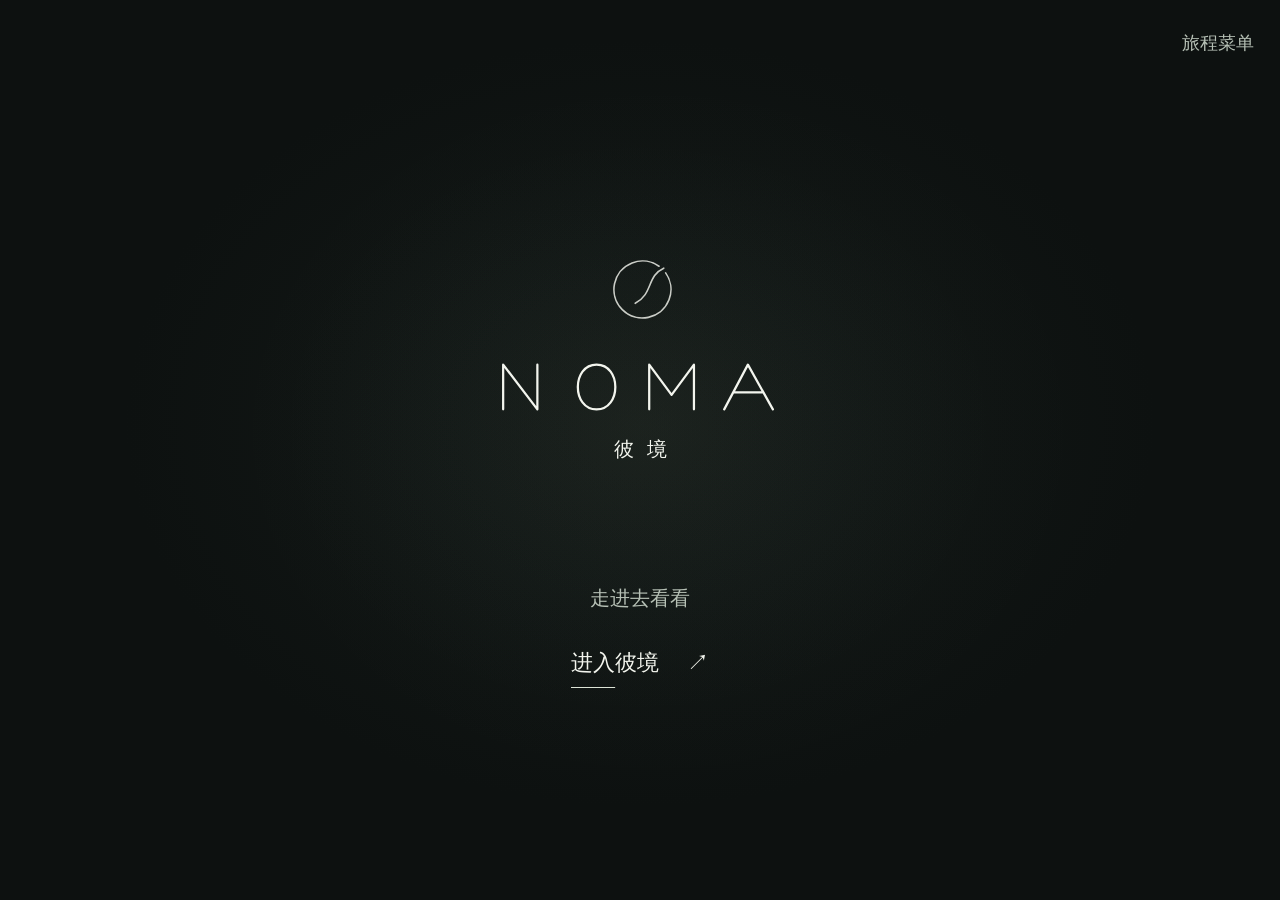
<file: index.html>
<!doctype html>
<html lang="zh-CN">
  <head>
    <meta charset="UTF-8" />
    <meta name="viewport" content="width=device-width, initial-scale=1.0, viewport-fit=cover" />
    <meta name="theme-color" content="#0d171d" />
    <meta name="description" content="NOMA 彼境，一段属于你的探索旅程。" />
    <title>NOMA 彼境</title>
    <script type="module" crossorigin src="./assets/noma-Mf0p3Omj.js"></script>
    <link rel="modulepreload" crossorigin href="./assets/vue-CNZbvamF.js">
    <link rel="modulepreload" crossorigin href="./assets/three-DzrwqULS.js">
    <link rel="stylesheet" crossorigin href="./assets/noma-DF1kjw0z.css">
  </head>
  <body>
    <div id="app"></div>
  </body>
</html>
</file>
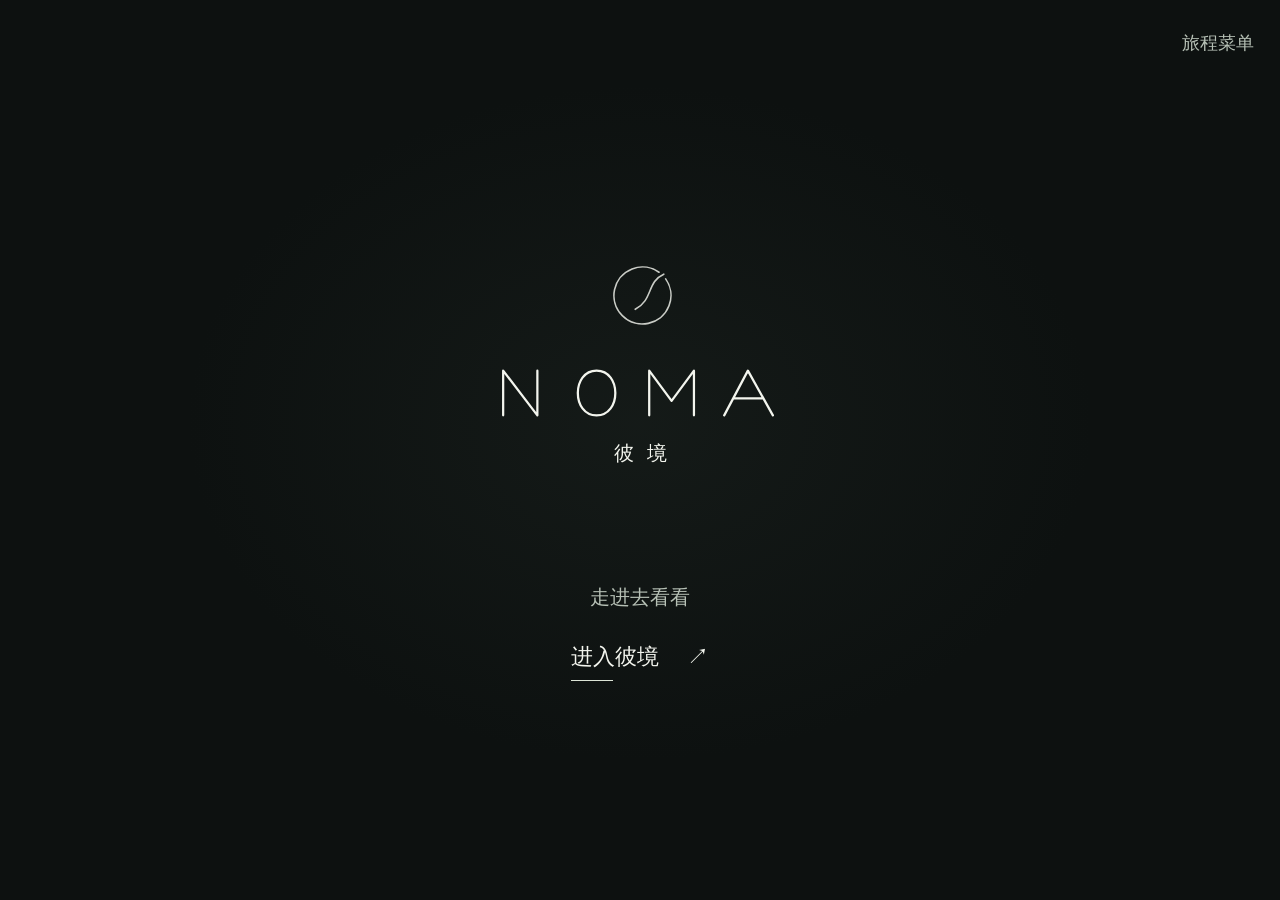
<file: classic/index.html>
<!doctype html>
<html lang="zh-CN">
  <head>
    <meta charset="UTF-8" />
    <meta name="viewport" content="width=device-width, initial-scale=1.0, viewport-fit=cover" />
    <meta name="theme-color" content="#0d171d" />
    <meta name="description" content="NOMA 彼境 Classic，一段属于你的探索旅程。" />
    <title>NOMA 彼境 Classic</title>
    <script type="module" crossorigin src="./assets/noma-classic-C8fWoJLa.js"></script>
    <link rel="modulepreload" crossorigin href="./assets/vue-DyXaAi6R.js">
    <link rel="modulepreload" crossorigin href="./assets/three-CD7a2A0j.js">
    <link rel="stylesheet" crossorigin href="./assets/noma-classic-Be-5H_kz.css">
  </head>
  <body>
    <div id="app"></div>
  </body>
</html>
</file>
<file: assets/noma-DF1kjw0z.css>
.journey-entry[data-v-833e8d0c]{position:absolute;inset:0;isolation:isolate;display:flex;flex-direction:column;align-items:center;padding:max(100px,calc(env(safe-area-inset-top) + 76px)) max(24px,env(safe-area-inset-right)) max(56px,calc(env(safe-area-inset-bottom) + 32px)) max(24px,env(safe-area-inset-left));overflow-x:hidden;overflow-y:auto;overscroll-behavior:contain;background:#0d1110;color:var(--noma-text, #f3f5ee);scrollbar-width:thin;scrollbar-color:#657368 #0d1110}.journey-entry__air[data-v-833e8d0c]{position:absolute;inset:0;z-index:-1;overflow:hidden;pointer-events:none;background:radial-gradient(ellipse at 50% 47%,#20282466,transparent 57%)}.journey-entry__light[data-v-833e8d0c]{position:absolute;top:5%;left:15%;width:70%;height:86%;border-radius:50%;opacity:.26;background:radial-gradient(ellipse at 52% 50%,#a7bea717 0%,#7f9f8410 31%,transparent 66%);animation:entry-air-near-833e8d0c 19s ease-in-out infinite alternate;transform-origin:50% 58%}.journey-entry__light--far[data-v-833e8d0c]{top:13%;left:22%;width:58%;height:69%;opacity:.38;background:radial-gradient(ellipse at 48% 50%,#a9bf8c13,#6b968c0d 36%,transparent 67%);animation:entry-air-far-833e8d0c 23s ease-in-out -9s infinite alternate}.journey-entry__content[data-v-833e8d0c]{flex:0 0 auto;width:min(100%,720px);margin-block:auto;text-align:center}.journey-entry__brand[data-v-833e8d0c]{display:flex;flex-direction:column;align-items:center;gap:22px;margin:0;font-size:inherit;font-weight:400;transition:transform .7s cubic-bezier(.2,.7,.25,1),opacity .7s ease}.journey-entry__brand svg[data-v-833e8d0c]{display:block;fill:none;stroke:currentColor;stroke-width:1.7;stroke-linecap:round;stroke-linejoin:round}.journey-entry__gate-wrap[data-v-833e8d0c]{display:block;width:76px;height:76px;margin-bottom:12px;opacity:.82;animation:entry-breath-833e8d0c 8s ease-in-out 2.1s infinite alternate}.journey-entry__gate[data-v-833e8d0c]{width:100%;height:100%}.journey-entry__ring[data-v-833e8d0c],.journey-entry__trail[data-v-833e8d0c]{stroke-dasharray:1;stroke-dashoffset:0}.journey-entry__ring[data-v-833e8d0c]{animation:entry-draw-833e8d0c 1.65s cubic-bezier(.28,.6,.3,1) .08s both}.journey-entry__trail[data-v-833e8d0c]{animation:entry-draw-833e8d0c 1.2s cubic-bezier(.28,.6,.3,1) .55s both}.journey-entry__word[data-v-833e8d0c]{width:280px;max-width:100%;height:50px;animation:entry-arrive-833e8d0c .95s ease .18s both}.journey-entry__chinese[data-v-833e8d0c]{font-size:20px;line-height:1.5;letter-spacing:.65em;margin-right:-.65em;animation:entry-arrive-833e8d0c .95s ease .3s both}.journey-entry__action[data-v-833e8d0c]{margin-top:clamp(50px,13vh,136px)}.journey-entry__note[data-v-833e8d0c]{max-width:32ch;margin:0 auto 17px;font-size:var(--noma-body-size, 20px);line-height:1.7;color:var(--noma-muted, #b6c0b5)}.journey-entry__enter[data-v-833e8d0c]{position:relative;display:inline-flex;align-items:center;justify-content:center;gap:28px;max-width:100%;min-height:56px;padding:14px 6px;border:0;background:transparent;color:inherit;font-size:calc(var(--noma-action-size, 18px) + 4px);line-height:1.5;text-align:left;transition:color .25s ease,opacity .3s ease}.journey-entry__enter[data-v-833e8d0c]:after{content:"";position:absolute;left:6px;bottom:5px;width:calc(100% - 12px);height:1px;background:#dce4d6;transform:scaleX(.32);transform-origin:left center;transition:transform .45s cubic-bezier(.2,.7,.25,1),opacity .3s ease}.journey-entry__arrow[data-v-833e8d0c]{flex:0 0 auto;display:inline-block;transition:transform .45s cubic-bezier(.2,.7,.25,1)}.journey-entry__enter[data-v-833e8d0c]:focus-visible:after{transform:scaleX(1)}.journey-entry__enter:focus-visible .journey-entry__arrow[data-v-833e8d0c]{transform:translate(3px,-3px)}.journey-entry__enter:active:not(:disabled) .journey-entry__arrow[data-v-833e8d0c]{transform:translate(6px,-6px)}.journey-entry__enter[data-v-833e8d0c]:disabled{opacity:.75}.journey-entry__error[data-v-833e8d0c]{max-width:34ch;margin:16px auto 0;overflow-wrap:anywhere}.journey-entry__history[data-v-833e8d0c]{display:flex;width:max-content;max-width:100%;margin:28px auto 0;white-space:normal;text-align:center}.journey-entry--opening .journey-entry__brand[data-v-833e8d0c]{transform:translateY(-8px);opacity:.65}.journey-entry--opening .journey-entry__enter[data-v-833e8d0c]:after{transform:scaleX(1);opacity:.5}@media(hover:hover)and (pointer:fine){.journey-entry__enter[data-v-833e8d0c]:hover:not(:disabled):after{transform:scaleX(1)}.journey-entry__enter:hover:not(:disabled) .journey-entry__arrow[data-v-833e8d0c]{transform:translate(3px,-3px)}}@keyframes entry-draw-833e8d0c{0%{stroke-dashoffset:1;opacity:.35}to{stroke-dashoffset:0;opacity:1}}@keyframes entry-arrive-833e8d0c{0%{opacity:0;transform:translateY(6px)}to{opacity:1;transform:translateY(0)}}@keyframes entry-breath-833e8d0c{0%{opacity:.72;transform:translateY(0)}to{opacity:.92;transform:translateY(-3px)}}@keyframes entry-air-near-833e8d0c{0%{transform:translate(-7%,3%) rotate(-12deg) scale(.96,1.05);opacity:.26}to{transform:translate(7%,-4%) rotate(9deg) scale(1.08,.97);opacity:.6}}@keyframes entry-air-far-833e8d0c{0%{transform:translate(8%,-5%) rotate(13deg) scale(1.12,.93);opacity:.38}to{transform:translate(-8%,6%) rotate(-9deg) scale(.98,1.08);opacity:.65}}@media(max-width:700px){.journey-entry[data-v-833e8d0c]{padding-inline:max(22px,env(safe-area-inset-left)) max(22px,env(safe-area-inset-right))}.journey-entry__word[data-v-833e8d0c]{width:212px;height:38px}.journey-entry__action[data-v-833e8d0c]{margin-top:clamp(44px,11vh,90px)}.journey-entry__light[data-v-833e8d0c]{left:-10%;width:120%}.journey-entry__light--far[data-v-833e8d0c]{left:0;width:100%}}@media(max-height:620px){.journey-entry[data-v-833e8d0c]{padding-top:max(84px,calc(env(safe-area-inset-top) + 64px));padding-bottom:max(28px,env(safe-area-inset-bottom))}.journey-entry__brand[data-v-833e8d0c]{gap:16px}.journey-entry__gate-wrap[data-v-833e8d0c]{width:52px;height:52px;margin-bottom:0}.journey-entry__action[data-v-833e8d0c]{margin-top:28px}.journey-entry__note[data-v-833e8d0c]{margin-bottom:10px}.journey-entry__history[data-v-833e8d0c]{margin-top:18px}}.noma-app--large .journey-entry__chinese[data-v-833e8d0c]{font-size:22px}.journey-entry--hidden[data-v-833e8d0c] *,.journey-entry--hidden[data-v-833e8d0c] *:before,.journey-entry--hidden[data-v-833e8d0c] *:after{animation-play-state:paused!important;transition:none!important}.journey-entry--quiet[data-v-833e8d0c] *,.journey-entry--quiet[data-v-833e8d0c] *:before,.journey-entry--quiet[data-v-833e8d0c] *:after{animation:none!important;transition:none!important}.journey-entry--quiet .journey-entry__brand[data-v-833e8d0c],.journey-entry--quiet .journey-entry__arrow[data-v-833e8d0c]{transform:none!important}.noma-app--reduced .journey-entry[data-v-833e8d0c] *,.noma-app--reduced .journey-entry[data-v-833e8d0c] *:before,.noma-app--reduced .journey-entry[data-v-833e8d0c] *:after{animation:none!important;transition:none!important}.noma-app--reduced .journey-entry__brand[data-v-833e8d0c],.noma-app--reduced .journey-entry__arrow[data-v-833e8d0c]{transform:none!important}@media(prefers-reduced-motion:reduce){.journey-entry[data-v-833e8d0c] *,.journey-entry[data-v-833e8d0c] *:before,.journey-entry[data-v-833e8d0c] *:after{animation:none!important;transition:none!important}.journey-entry__brand[data-v-833e8d0c],.journey-entry__arrow[data-v-833e8d0c]{transform:none!important}}.journey-opening[data-v-a1d8949e]{--opening-ink: #30473e;--opening-faint-ink: #637267;position:absolute;inset:0;z-index:3;display:flex;flex-direction:column;align-items:center;overflow:auto;overscroll-behavior:contain;padding:max(84px,calc(env(safe-area-inset-top) + 66px)) max(30px,env(safe-area-inset-right)) max(24px,calc(env(safe-area-inset-bottom) + 18px)) max(30px,env(safe-area-inset-left));color:var(--opening-ink);isolation:isolate}.journey-opening__setting[data-v-a1d8949e]{position:fixed;inset:0;z-index:-1;pointer-events:none;background:radial-gradient(ellipse at 50% 45%,#13231b24 8%,#0a17159c 82%)}.journey-opening__composition[data-v-a1d8949e]{flex:0 0 auto;width:min(100%,650px);margin-block:auto}.journey-opening__scroll[data-v-a1d8949e]{position:relative;margin:18px 8px}.journey-opening__paper[data-v-a1d8949e]{position:absolute;inset:0;background:linear-gradient(90deg,#7c6f441a,transparent 5%,transparent 94%,#7c6f4424),linear-gradient(180deg,#e4ddc5,#f0ead9 9%,#f5efdf 43%,#efe8d5 91%,#ded4ba);border-inline:1px solid #e4dcc4;border-radius:3px 4px 4px 2px;clip-path:inset(var(--fold-edge) 0);filter:drop-shadow(0 10px 12px rgb(0 0 0 / var(--paper-shadow)))}.journey-opening__paper[data-v-a1d8949e]:after{content:"";position:absolute;inset:0;opacity:.5;background-image:repeating-linear-gradient(0deg,transparent 0 3px,#9382640a 3px 4px),repeating-linear-gradient(95deg,transparent 0 7px,#fff9eb2e 7px 8px)}.journey-opening__paper-edge[data-v-a1d8949e]{position:absolute;inset:22px 20px;border-inline:1px solid #7f846d21}.journey-opening__curl[data-v-a1d8949e]{position:absolute;left:1px;right:1px;height:var(--curl-size);pointer-events:none;z-index:2}.journey-opening__curl--top[data-v-a1d8949e]{top:var(--fold-edge);background:linear-gradient(#76644870,#aa94682b 28%,#fff6df25 64%,transparent)}.journey-opening__curl--bottom[data-v-a1d8949e]{bottom:var(--fold-edge);background:linear-gradient(0deg,#76644880,#aa946832 28%,#fff6df25 64%,transparent)}.journey-opening__roller-track[data-v-a1d8949e]{position:absolute;left:-8px;right:-8px;height:var(--roll-thickness);pointer-events:none;z-index:3}.journey-opening__roller-track--top[data-v-a1d8949e]{top:var(--fold-edge);transform:translateY(-50%)}.journey-opening__roller-track--bottom[data-v-a1d8949e]{bottom:var(--fold-edge);transform:translateY(50%)}.journey-opening__roller[data-v-a1d8949e]{position:absolute;inset:0;border:1px solid #b7ab8d;border-radius:15px;background:linear-gradient(180deg,#b2a488,#ece3ce 22%,#fcf6e8 40%,#e6dcc4,#b6a78a 90%,#9a8b70);box-shadow:0 4px 7px #302b2440,inset 0 1px 1px #ffffff85}.journey-opening__roller[data-v-a1d8949e]:after{content:"";position:absolute;inset:2px 8px;border-block:1px solid #fff6de38;border-radius:inherit;transform:rotateX(var(--roll-turn))}.journey-opening__roller i[data-v-a1d8949e]{position:absolute;top:-3px;bottom:-3px;width:11px;border:1px solid #727662;border-radius:4px;background:linear-gradient(180deg,#727d6c,#c1c4ac 30%,#8e9982 56%,#465a4d);box-shadow:inset 1px 0 #e3e1c789,1px 2px 2px #0000001c}.journey-opening__roller i[data-v-a1d8949e]:first-child{left:-5px}.journey-opening__roller i[data-v-a1d8949e]:last-child{right:-5px}.journey-opening__letter[data-v-a1d8949e]{position:relative;padding:34px clamp(28px,6vw,62px) 28px;text-align:center;clip-path:inset(var(--fold-edge) 0)}.journey-opening__heading[data-v-a1d8949e]{opacity:var(--ink-heading)}.journey-opening__body[data-v-a1d8949e]{opacity:var(--ink-body)}.journey-opening__overline[data-v-a1d8949e]{margin:0;color:var(--opening-faint-ink);font-size:14px;letter-spacing:.2em;line-height:1.6}.journey-opening__overline span[data-v-a1d8949e]{margin-inline:10px}.journey-opening__sprig[data-v-a1d8949e]{width:54px;height:40px;margin:12px 0 8px;stroke:#778768;stroke-width:1;stroke-linecap:round;stroke-linejoin:round}.journey-opening h1[data-v-a1d8949e]{margin:0;font-family:Songti SC,STSong,"Noto Serif CJK SC",SimSun,serif;font-size:clamp(29px,3.6vw,40px);font-weight:400;letter-spacing:.065em;line-height:1.65;text-wrap:balance}.journey-opening__invitation[data-v-a1d8949e]{margin:22px 0 0;font-size:18px;line-height:1.9;color:#526253;text-wrap:balance}.journey-opening__aside[data-v-a1d8949e]{margin:18px 0 0;font-size:16px;line-height:1.8;color:#626e5b}.journey-opening__begin[data-v-a1d8949e]{display:inline-flex;align-items:center;justify-content:center;gap:20px;min-height:48px;margin-top:22px;padding:10px 5px;border:0;border-bottom:1px solid #6c7b615e;border-radius:0;background:transparent;color:var(--opening-ink);font-size:18px;line-height:1.6;letter-spacing:.06em;cursor:pointer;opacity:var(--ink-action);transition:color .18s ease,border-color .18s ease}.journey-opening__begin svg[data-v-a1d8949e]{width:27px;height:12px;stroke:currentColor;stroke-width:1.25;transition:transform .18s ease}.journey-opening__begin[data-v-a1d8949e]:hover{color:#102b20;border-bottom-color:#30473e}.journey-opening__begin:hover svg[data-v-a1d8949e]{transform:translate(4px)}.journey-opening__begin[data-v-a1d8949e]:focus-visible{outline:2px solid #4b674c;outline-offset:6px}.journey-opening__footer[data-v-a1d8949e]{min-height:60px;padding-top:12px}.journey-opening__loading[data-v-a1d8949e]{margin:0;min-height:24px;text-align:center;color:#d6dfcf;font-size:16px;line-height:1.5}.journey-opening__controls[data-v-a1d8949e]{display:flex;flex-wrap:wrap;justify-content:space-between;gap:8px 20px}.journey-opening__controls button[data-v-a1d8949e]{display:inline-flex;align-items:center;gap:12px;min-height:48px;border:0;padding:10px 4px;background:transparent;color:#edf0e3;font-size:16px;line-height:1.6;cursor:pointer}.journey-opening__controls button[data-v-a1d8949e]:hover{color:#fff;text-decoration:underline;text-underline-offset:6px}.journey-opening__controls button[data-v-a1d8949e]:focus-visible{outline:2px solid #e7f5d8;outline-offset:3px}.journey-opening button[data-v-a1d8949e]:disabled{cursor:default}.journey-opening--still[data-v-a1d8949e] *,.journey-opening--still[data-v-a1d8949e] *:after{animation:none!important;transition:none!important}@media(max-width:600px){.journey-opening[data-v-a1d8949e]{padding-inline:max(22px,env(safe-area-inset-left)) max(22px,env(safe-area-inset-right));padding-top:max(84px,calc(env(safe-area-inset-top) + 66px))}.journey-opening__scroll[data-v-a1d8949e]{margin-inline:5px}.journey-opening__letter[data-v-a1d8949e]{padding:32px 20px 28px}.journey-opening__paper-edge[data-v-a1d8949e]{inset-inline:12px}.journey-opening h1[data-v-a1d8949e]{font-size:clamp(26px,7vw,36px);letter-spacing:.025em}.journey-opening__overline[data-v-a1d8949e]{letter-spacing:.12em}.journey-opening__sprig[data-v-a1d8949e]{margin-top:12px;margin-bottom:6px}.journey-opening__invitation[data-v-a1d8949e]{font-size:18px;margin-top:18px;line-height:1.85}.journey-opening__desktop-break[data-v-a1d8949e]{display:none}.journey-opening__aside[data-v-a1d8949e]{margin-top:16px}.journey-opening__begin[data-v-a1d8949e]{margin-top:17px;gap:12px}.journey-opening__footer[data-v-a1d8949e]{padding-top:7px}}@media(max-height:560px)and (min-width:601px){.journey-opening[data-v-a1d8949e]{padding-top:80px}.journey-opening__composition[data-v-a1d8949e]{width:min(100%,580px)}.journey-opening__letter[data-v-a1d8949e]{padding-top:26px;padding-bottom:24px}.journey-opening__sprig[data-v-a1d8949e]{display:none}.journey-opening h1[data-v-a1d8949e]{font-size:30px;margin-top:14px}.journey-opening__invitation[data-v-a1d8949e],.journey-opening__aside[data-v-a1d8949e],.journey-opening__begin[data-v-a1d8949e]{margin-top:12px}}.noma-app--large .journey-opening__invitation[data-v-a1d8949e]{font-size:21px}.noma-app--large .journey-opening__aside[data-v-a1d8949e],.noma-app--large .journey-opening__controls button[data-v-a1d8949e]{font-size:18px}.noma-app--large .journey-opening__begin[data-v-a1d8949e]{font-size:20px}@media(prefers-reduced-motion:reduce){.journey-opening[data-v-a1d8949e] *,.journey-opening[data-v-a1d8949e] *:after{animation:none!important;transition:none!important}}.identity[data-v-fd32ba8c]{position:absolute;inset:0;display:flex;flex-direction:column;padding:30px clamp(24px,6vw,100px);background:linear-gradient(0deg,#0d1110f2 0%,#0d111088 38%,transparent 70%);overflow:auto}.identity__header[data-v-fd32ba8c]{display:flex;justify-content:space-between;align-items:center;padding-right:210px}.identity__space[data-v-fd32ba8c]{flex:1;min-height:160px;display:flex;align-items:center;justify-content:center;pointer-events:none}.identity__preview-note[data-v-fd32ba8c]{font-size:18px;color:var(--noma-muted)}.identity__body[data-v-fd32ba8c]{display:grid;grid-template-columns:1fr minmax(300px,480px);gap:7vw;align-items:end;margin:0 auto;width:min(100%,1200px)}.identity__prompt[data-v-fd32ba8c]{font-size:var(--noma-body-size);margin:0 0 24px;color:var(--noma-muted)}h1[data-v-fd32ba8c]{font-weight:400;font-size:64px;line-height:1.2;margin:0 0 18px}.identity__line[data-v-fd32ba8c]{font-size:22px;margin:0 0 8px}.identity__shape[data-v-fd32ba8c]{color:var(--noma-muted);font-size:18px;margin:0 0 24px}.identity__names[data-v-fd32ba8c]{display:flex;justify-content:space-between;border-bottom:1px solid var(--noma-line);gap:8px;margin-bottom:20px}.identity__names button[data-v-fd32ba8c]{position:relative;font-size:24px;padding:8px 10px 16px;background:none;border:0;color:var(--noma-muted);min-height:48px}.identity__names button[aria-pressed=true][data-v-fd32ba8c]{color:var(--noma-text)}.identity__names button[aria-pressed=true][data-v-fd32ba8c]:after{content:"";position:absolute;height:2px;bottom:-1px;left:5px;right:5px;background:var(--noma-focus)}.identity__names--companions[data-v-fd32ba8c]{flex-wrap:wrap;justify-content:flex-start}.identity__names--companions button[data-v-fd32ba8c]{font-size:20px;flex:1 0 25%}.identity__appearance[data-v-fd32ba8c]{display:grid;grid-template-columns:1fr 1fr;gap:16px 24px;font-size:18px}fieldset[data-v-fd32ba8c]{margin:0;padding:0;border:0;grid-column:1/-1}legend[data-v-fd32ba8c]{color:var(--noma-muted);margin-bottom:8px}.identity__palettes[data-v-fd32ba8c]{display:flex;gap:18px}.identity__palettes button[data-v-fd32ba8c]{display:flex;gap:8px;align-items:center;background:none;color:var(--noma-muted);border:0;padding:8px 0;font-size:18px}.identity__palettes button[aria-pressed=true][data-v-fd32ba8c]{color:var(--noma-text)}.identity__palettes span[data-v-fd32ba8c]{width:17px;height:17px;border:1px solid #ffffff66;border-radius:50%;background:#778578}.palette-1 span[data-v-fd32ba8c]{background:#b5b7b0}.palette-2 span[data-v-fd32ba8c]{background:#4b525d}.identity__palettes [aria-pressed=true] span[data-v-fd32ba8c]{outline:1px solid var(--noma-focus);outline-offset:3px}.identity__accessory[data-v-fd32ba8c]{display:flex;align-items:center;gap:8px;line-height:1.7}.identity__emblem[data-v-fd32ba8c]{display:flex;align-items:center;gap:10px}select[data-v-fd32ba8c]{min-height:44px;padding:4px;background:#1c2620;color:var(--noma-text);border:1px solid var(--noma-line);font-size:18px}.identity__continue[data-v-fd32ba8c]{margin-top:26px;width:100%;justify-content:space-between}.identity__fixed[data-v-fd32ba8c]{color:var(--noma-muted);font-size:18px}.identity__continue span[data-v-fd32ba8c]{margin-left:18px}@media(max-width:700px){.identity[data-v-fd32ba8c]{padding:90px 20px 28px}.identity__header[data-v-fd32ba8c]{padding-right:0}.identity__space[data-v-fd32ba8c]{min-height:180px}.identity__body[data-v-fd32ba8c]{grid-template-columns:1fr;gap:12px}.identity__prompt[data-v-fd32ba8c]{font-size:18px;margin-bottom:10px}h1[data-v-fd32ba8c]{display:block;float:none;font-size:38px;margin:0 0 8px}.identity__line[data-v-fd32ba8c]{font-size:20px;line-height:1.6;margin-top:0}.identity__shape[data-v-fd32ba8c]{font-size:18px;margin-bottom:0}.identity__names[data-v-fd32ba8c]{margin-bottom:14px;gap:0}.identity__names button[data-v-fd32ba8c]{font-size:22px;padding:12px}.identity__appearance[data-v-fd32ba8c]{display:flex;flex-wrap:wrap;gap:10px 18px}.identity__appearance fieldset[data-v-fd32ba8c]{width:100%}.identity__continue[data-v-fd32ba8c]{margin-top:16px}.identity__names--companions button[data-v-fd32ba8c]{font-size:20px}.identity__space[data-v-fd32ba8c]{flex:0 0 22vh}.identity__body[data-v-fd32ba8c]{padding-bottom:env(safe-area-inset-bottom)}}@media(max-width:350px){.identity[data-v-fd32ba8c]{padding-inline:16px}.identity__space[data-v-fd32ba8c]{min-height:120px}.identity__names button[data-v-fd32ba8c]{padding-inline:9px}.identity__names--companions button[data-v-fd32ba8c]{padding-inline:6px}}@media(max-width:700px){.identity__space[data-v-fd32ba8c]{flex:1;min-height:210px}.identity__body[data-v-fd32ba8c]{flex-shrink:0;gap:12px}.identity__intro[data-v-fd32ba8c]{padding-top:10px}.identity__prompt[data-v-fd32ba8c]{font-size:15px;line-height:1.5}.identity__line[data-v-fd32ba8c]{font-size:17px;line-height:1.55}.identity__shape[data-v-fd32ba8c]{font-size:14px;line-height:1.55}.identity__names button[data-v-fd32ba8c]{font-size:18px;padding:10px 5px;white-space:nowrap;flex:1;min-width:0}.identity__names--companions button[data-v-fd32ba8c]{flex:1 0 25%;font-size:16px}.identity__continue[data-v-fd32ba8c]{min-height:48px;margin-top:12px}.identity__fixed[data-v-fd32ba8c]{font-size:14px}}@media(max-height:500px){.identity[data-v-fd32ba8c]{padding:16px 20px}.identity__header[data-v-fd32ba8c]{padding-right:150px;font-size:14px}.identity__space[data-v-fd32ba8c]{min-height:64px;flex:1}.identity__body[data-v-fd32ba8c]{grid-template-columns:1fr minmax(280px,42%);gap:24px;align-items:end}.identity__prompt[data-v-fd32ba8c]{font-size:14px;margin-bottom:5px}.identity__intro h1[data-v-fd32ba8c]{font-size:32px;margin-bottom:6px}.identity__line[data-v-fd32ba8c]{font-size:15px;line-height:1.4}.identity__shape[data-v-fd32ba8c]{font-size:13px;margin:0}.identity__names[data-v-fd32ba8c]{margin-bottom:8px}.identity__names button[data-v-fd32ba8c]{font-size:17px;padding:7px 4px;white-space:nowrap}.identity__continue[data-v-fd32ba8c]{font-size:16px;min-height:44px;margin-top:8px}.identity__fixed[data-v-fd32ba8c]{font-size:13px;margin:4px 0}}.dialogue__chosen-label[data-v-46cc4e5a]{display:block;font-size:var(--noma-action-size);margin-bottom:6px;color:var(--noma-muted)}.dialogue[data-v-46cc4e5a]{position:absolute;inset:auto 0 0;padding:100px 24px max(28px,env(safe-area-inset-bottom));max-height:86dvh;display:flex;justify-content:center;background:linear-gradient(0deg,#070a09f5 0%,#070a09d9 65%,transparent 100%);pointer-events:none}.dialogue__inner[data-v-46cc4e5a]{width:min(720px,100%);display:flex;flex-direction:column;min-height:0;pointer-events:auto}header[data-v-46cc4e5a]{display:flex;align-items:center;gap:18px;margin-bottom:8px;flex-shrink:0}header .noma-link[data-v-46cc4e5a]{margin-left:auto}.dialogue__name[data-v-46cc4e5a]{font-size:var(--noma-body-size);letter-spacing:.04em}.dialogue__rounds[data-v-46cc4e5a]{display:flex;gap:6px}.dialogue__rounds i[data-v-46cc4e5a]{width:5px;height:5px;border:1px solid #f5f7ee88;border-radius:50%}.dialogue__rounds i.active[data-v-46cc4e5a]{background:#e1e8d7}.dialogue__content[data-v-46cc4e5a]{overflow:auto;overscroll-behavior:contain;padding:0 4px;min-height:0}.dialogue__question[data-v-46cc4e5a],.dialogue__response[data-v-46cc4e5a]{font-size:calc(var(--noma-body-size) + 2px);line-height:1.8;margin:14px 0 18px}.dialogue__introduction[data-v-46cc4e5a],.dialogue__chosen[data-v-46cc4e5a]{font-size:var(--noma-body-size);line-height:1.75;color:var(--noma-muted);margin-block:12px}.dialogue__chosen[data-v-46cc4e5a]{padding-left:18px;border-left:1px solid #ccd4c066}.dialogue__options[data-v-46cc4e5a]{display:flex;flex-direction:column;gap:0}.dialogue__options button[data-v-46cc4e5a]{position:relative;width:100%;border:0;background:transparent;color:#e0e6d9;text-align:left;font-size:var(--noma-action-size);line-height:1.75;padding:12px 14px 12px 27px;min-height:52px}.dialogue__options button[data-v-46cc4e5a]:hover,.dialogue__options button[data-v-46cc4e5a]:focus-visible{color:#fff;background:#ffffff08}.dialogue__dot[data-v-46cc4e5a]{position:absolute;left:5px;top:25px;border:1px solid #adb7a6;width:6px;height:6px;border-radius:50%}.dialogue__options button:hover .dialogue__dot[data-v-46cc4e5a],.dialogue__options button:focus-visible .dialogue__dot[data-v-46cc4e5a]{background:#f0f6e7;box-shadow:0 0 10px #f0f6e744}footer[data-v-46cc4e5a]{display:flex;justify-content:space-between;align-items:center;gap:16px;padding-top:16px;flex-shrink:0}footer .noma-button[data-v-46cc4e5a]{gap:24px}.dialogue--contrast[data-v-46cc4e5a]{background:linear-gradient(0deg,#050806 0%,#050806fa 80%,transparent)}@media(max-width:700px){.dialogue[data-v-46cc4e5a]{max-height:80dvh;padding:62px 20px max(20px,env(safe-area-inset-bottom))}.dialogue__question[data-v-46cc4e5a],.dialogue__response[data-v-46cc4e5a]{font-size:calc(var(--noma-body-size) + 1px)}header[data-v-46cc4e5a]{gap:12px;flex-wrap:wrap}.dialogue__name[data-v-46cc4e5a]{font-size:19px}.dialogue__options button[data-v-46cc4e5a]{padding-block:12px}.dialogue__question[data-v-46cc4e5a]{margin-top:10px}footer[data-v-46cc4e5a]{flex-wrap:wrap}.dialogue__rounds[data-v-46cc4e5a]{margin-right:auto}header .noma-link[data-v-46cc4e5a]{margin-left:0}}.noma-modal[data-v-600eeb25]{position:fixed;inset:0;margin:auto;width:min(800px,calc(100% - 48px));max-width:none;height:min(820px,calc(100dvh - 48px));max-height:calc(100dvh - 48px);padding:0;border:1px solid #cdd8c52b;background:#131b17;color:var(--noma-text);box-shadow:0 24px 100px #0007;overflow:hidden;overscroll-behavior:contain}.noma-modal[data-v-600eeb25]::backdrop{background:#070c0ad1;backdrop-filter:blur(7px)}.noma-modal[data-v-600eeb25]>.noma-help{max-height:100%;overflow:auto}@media(max-width:600px){.noma-modal[data-v-600eeb25]{width:100%;height:100dvh;max-height:100dvh;border:0;margin:0}}.chrome-panel[data-v-14f49e82]{--chrome-ink: #f3f3e8;--chrome-muted: #c1cbbf;--chrome-line: #62766966;display:flex;flex-direction:column;height:100%;max-height:100%;min-height:0;color:var(--chrome-ink);font-family:Microsoft YaHei,PingFang SC,sans-serif}.chrome-panel[data-v-14f49e82] *{box-sizing:border-box}.chrome-heading[data-v-14f49e82]{display:flex;align-items:flex-start;justify-content:space-between;gap:20px;flex:0 0 auto;padding:28px 30px 22px;border-bottom:1px solid var(--chrome-line)}.chrome-heading h2[data-v-14f49e82]{font-size:clamp(27px,4vw,34px);line-height:1.4;font-weight:500;margin:5px 0 0;letter-spacing:.06em}.chrome-eyebrow[data-v-14f49e82]{margin:0;font-size:var(--noma-control-size, 18px);line-height:1.7;color:var(--chrome-muted)}.chrome-scroll[data-v-14f49e82]{overflow:auto;overscroll-behavior:contain;min-height:0;padding:0 30px 24px;scrollbar-color:#879486 transparent;scrollbar-width:thin}.chrome-close[data-v-14f49e82],.chrome-text-button[data-v-14f49e82],.chrome-primary[data-v-14f49e82]{min-height:46px;font:inherit;font-size:var(--noma-control-size, 18px);line-height:1.5;cursor:pointer;border:0}.chrome-close[data-v-14f49e82]{flex-shrink:0;padding:8px 10px;color:var(--chrome-ink);background:transparent;border-bottom:1px solid #9baf9c}.chrome-text-button[data-v-14f49e82]{padding:10px 0;color:var(--chrome-ink);background:transparent;text-align:left}.chrome-primary[data-v-14f49e82]{padding:12px 22px;border-radius:3px;background:#dbe7c5;color:#1a3328;font-weight:500}.chrome-primary[data-v-14f49e82]:hover{background:#edf2de}.chrome-text-button[data-v-14f49e82]:hover,.chrome-close[data-v-14f49e82]:hover{color:#e4f5c6}.chrome-panel button[data-v-14f49e82]:disabled{opacity:.55;cursor:default}.chrome-panel[data-v-14f49e82] :is(button,input,select):focus-visible{outline:2px solid #eff7ce;outline-offset:4px}.chrome-actions[data-v-14f49e82]{display:flex;align-items:center;flex-wrap:wrap;gap:10px 24px}.chrome-note[data-v-14f49e82]{font-size:var(--noma-control-size, 18px);color:var(--chrome-muted);line-height:1.75;margin:12px 0}.chrome-error[data-v-14f49e82]{font-size:var(--noma-control-size, 18px);color:#f4cfb5;line-height:1.65}@media(max-width:480px){.chrome-heading[data-v-14f49e82]{padding:22px 20px 18px;gap:14px}.chrome-scroll[data-v-14f49e82]{padding-right:20px;padding-left:20px}}@media(max-width:340px){.chrome-heading[data-v-14f49e82],.chrome-scroll[data-v-14f49e82]{padding-right:16px;padding-left:16px}.chrome-heading h2[data-v-14f49e82]{letter-spacing:0}}.settings-group[data-v-14f49e82]{margin:0;border:0;padding:24px 0 30px;min-width:0;border-bottom:1px solid var(--chrome-line)}.settings-group[data-v-14f49e82]:last-child{border-bottom:0}legend[data-v-14f49e82],h3[data-v-14f49e82]{padding:0;font-size:var(--noma-control-size, 18px);font-weight:600;color:var(--chrome-muted)}h3[data-v-14f49e82]{margin:0 0 16px}legend[data-v-14f49e82]{float:left;width:100%;margin-bottom:12px}legend[data-v-14f49e82]+*{clear:both}.toggle-row[data-v-14f49e82]{position:relative;display:flex;align-items:center;gap:20px;min-height:58px;font-size:var(--noma-control-size, 18px);cursor:pointer}.toggle-row>span[data-v-14f49e82]:first-child{flex:1}.toggle-row input[data-v-14f49e82]{position:absolute;right:0;width:48px;height:32px;opacity:0;margin:0;cursor:pointer}.toggle-track[data-v-14f49e82]{width:46px;height:28px;border:1px solid #819189;border-radius:18px;flex:0 0 auto;background:#2d3d35;pointer-events:none}.toggle-track[data-v-14f49e82]:after{content:"";display:block;width:20px;height:20px;border-radius:50%;background:#d7e0d8;margin:3px;transition:transform .15s ease}input:checked+.toggle-track[data-v-14f49e82]{background:#d5e8b5;border-color:#d5e8b5}input:checked+.toggle-track[data-v-14f49e82]:after{transform:translate(18px);background:#203429}input:focus-visible+.toggle-track[data-v-14f49e82]{outline:2px solid #eff7ce;outline-offset:5px}.row-disabled[data-v-14f49e82]{opacity:.55;cursor:default}.range-row[data-v-14f49e82]{display:block;margin-top:18px;font-size:var(--noma-control-size, 18px)}.range-label[data-v-14f49e82],.range-ends[data-v-14f49e82]{display:flex;justify-content:space-between;gap:16px}.range-label output[data-v-14f49e82]{color:var(--chrome-muted);font-variant-numeric:tabular-nums}.range-row input[type=range][data-v-14f49e82]{display:block;width:100%;min-height:44px;margin:4px 0 0;accent-color:#d5e8b5;cursor:pointer}.range-ends[data-v-14f49e82]{color:var(--chrome-muted);font-size:var(--noma-control-size, 18px)}.select-row[data-v-14f49e82]{display:flex;align-items:center;justify-content:space-between;gap:16px;min-height:66px;font-size:var(--noma-control-size, 18px)}select[data-v-14f49e82]{max-width:58%;min-height:46px;padding:6px 28px 6px 12px;border:1px solid #6c7e73;border-radius:3px;color:inherit;background:#22382e;font:inherit}.text-preview[data-v-14f49e82]{font-size:var(--noma-body-size, 20px);line-height:1.8;text-align:center;margin:18px 0 4px;padding:16px 8px;color:#f7f8ed;border-radius:3px}.text-preview.high-contrast[data-v-14f49e82]{background:#080e0b}.clear-start[data-v-14f49e82]{margin-top:12px}.clear-confirmation[data-v-14f49e82]{border-left:2px solid #c8ab89;padding-left:18px}.clear-confirmation p[data-v-14f49e82]{font-size:var(--noma-body-size, 20px);line-height:1.75}.delete-button[data-v-14f49e82]{color:#f0c5a8}@media(prefers-reduced-motion:reduce){.toggle-track[data-v-14f49e82]:after{transition:none}}@media(max-width:380px){.select-row[data-v-14f49e82]{align-items:flex-start;flex-direction:column;padding:12px 0;gap:10px}select[data-v-14f49e82]{max-width:100%;width:100%}.clear-confirmation[data-v-14f49e82]{padding-left:12px}}.noma-completion-cue{position:absolute;z-index:17;left:max(28px,env(safe-area-inset-left,0px));top:104px;max-width:min(420px,calc(100% - 32px));padding:12px 16px;border:1px solid #d9dca76b;border-left:2px solid #e5d99e;background:#12271eed;box-shadow:0 6px 22px #07150d26;pointer-events:none;box-sizing:border-box;text-shadow:0 1px 3px #07190c}.noma-completion-live{position:relative;display:flex;align-items:center;gap:10px;isolation:isolate;color:#f4edd0;line-height:1.55;animation:noma-completion-light 1s ease-out both;pointer-events:none}.noma-completion-cue.noma-completion-live{position:absolute}.noma-completion-mark{display:inline-grid;place-items:center;flex:0 0 1.25em;width:1.25em;font-size:24px;color:#f2d898;text-shadow:0 0 12px #ead9a078;animation:noma-completion-mark-light 1s ease-out both}.noma-completion-text{font-size:18px;font-weight:500;overflow-wrap:anywhere;letter-spacing:.02em}.noma-completion-live:after,.noma-completion-fresh:after{content:"";position:absolute;inset:0;pointer-events:none;background:linear-gradient(108deg,transparent 10%,#f1dcaa32 45%,#fcf5d75c 50%,transparent 80%);background-size:220% 100%;background-position:120% 0;animation:noma-completion-trace 1s ease-out both;z-index:-1}.noma-completion-fresh{position:relative;isolation:isolate;animation:noma-completion-light 1s ease-out both}.noma-completion-fresh:after{inset:2px -3px;border-radius:2px}.noma-completion-fresh .world-marker,.noma-completion-fresh .explore-world-number{color:#f0dfa4}.noma-app--large .noma-completion-text{font-size:20px}@keyframes noma-completion-light{0%{color:#d5ddc2;text-shadow:0 0 0 transparent}42%{color:#fff7dc;text-shadow:0 0 12px #f0dc9c90}to{color:#f1ebce;text-shadow:0 0 0 transparent}}@keyframes noma-completion-mark-light{0%{opacity:.65;text-shadow:0 0 0 transparent}45%{opacity:1;text-shadow:0 0 16px #f8dc9dc9}to{opacity:1;text-shadow:0 0 5px #ead9a050}}@keyframes noma-completion-trace{0%{background-position:120% 0;opacity:0}20%{opacity:1}90%{opacity:.45}to{background-position:-100% 0;opacity:0}}.noma-app--reduced .noma-completion-live,.noma-app--reduced .noma-completion-mark,.noma-app--reduced .noma-completion-fresh{animation:none;color:#f4e1a7;text-shadow:none}.noma-app--reduced .noma-completion-live:after,.noma-app--reduced .noma-completion-fresh:after{animation:none;background:#e9d49b12;opacity:1}@media(prefers-reduced-motion:reduce){.noma-completion-live,.noma-completion-mark,.noma-completion-fresh{animation:none;color:#f4e1a7;text-shadow:none}.noma-completion-live:after,.noma-completion-fresh:after{animation:none;background:#e9d49b12;opacity:1}}@media(max-width:600px){.noma-completion-cue{padding:10px 12px}.noma-completion-live{gap:8px}}.explore-completion-note[data-v-b5d8fd18]{height:3.4em;display:flex;align-items:center;margin:12px 0;font-size:16px;line-height:1.6}.explore-completion-note--active[data-v-b5d8fd18]{position:sticky;top:0;z-index:2;background:#142019;pointer-events:none}.explore-completion-note .noma-completion-live[data-v-b5d8fd18]{width:100%}.explore-completion-note--active .noma-completion-live[data-v-b5d8fd18]{line-height:1.3}.noma-app--large .explore-completion-note[data-v-b5d8fd18]{font-size:18px}.explore-completion[data-v-1715f266]{top:104px;left:max(24px,env(safe-area-inset-left,0px))}@media(max-width:600px){.explore-completion[data-v-1715f266]{top:84px;left:max(16px,env(safe-area-inset-left,0px))}}.noma-app--large .explore-completion[data-v-1715f266]{top:116px}@media(max-height:450px){.explore-completion[data-v-1715f266],.noma-app--large .explore-completion[data-v-1715f266]{top:86px;max-width:min(410px,calc(100% - 32px))}}.touch-controls[data-v-8d46ac4f]{position:absolute;inset:0;z-index:12;pointer-events:none;color:#f4f7ea;font-family:Microsoft YaHei,PingFang SC,sans-serif}.move-pad[data-v-8d46ac4f]{position:absolute;bottom:calc(28px + env(safe-area-inset-bottom,0px));left:max(20px,env(safe-area-inset-left,0px));width:156px;height:156px;border-radius:50%;background:#10241975;pointer-events:auto;touch-action:none;user-select:none;-webkit-user-select:none;cursor:grab}.pad-ring[data-v-8d46ac4f]{position:absolute;inset:12px;border:1px solid #e0ecc584;border-radius:50%;display:grid;place-items:center}.pad-knob[data-v-8d46ac4f]{display:block;width:48px;height:48px;border-radius:50%;border:1px solid #edf3dacc;background:#d5e3c888;box-shadow:0 4px 18px #07170d55}.pad-north[data-v-8d46ac4f]{position:absolute;top:6px;width:6px;height:6px;border-top:1px solid #e5edce;border-left:1px solid #e5edce;transform:rotate(45deg)}.pad-label[data-v-8d46ac4f]{position:absolute;bottom:-20px;left:0;width:100%;text-align:center;font-size:var(--noma-control-size, 18px);line-height:1.5;text-shadow:0 1px 4px #07170d,0 0 8px #07170d}.look-pad[data-v-8d46ac4f]{position:absolute;top:25%;bottom:calc(150px + env(safe-area-inset-bottom,0px));right:max(16px,env(safe-area-inset-right,0px));width:calc(48% - 16px);min-height:80px;pointer-events:auto;touch-action:none;user-select:none;-webkit-user-select:none;cursor:grab}.look-label[data-v-8d46ac4f]{display:flex;justify-content:center;align-items:center;flex-wrap:wrap;gap:5px;position:absolute;bottom:0;right:0;font-size:var(--noma-control-size, 18px);line-height:1.5;padding:4px 8px;color:#e8efdc;background:#0c2019b3;border-radius:3px}.look-symbol[data-v-8d46ac4f]{font-size:22px}.move-pad.active[data-v-8d46ac4f]{background:#102419c2;cursor:grabbing}.move-pad.active .pad-knob[data-v-8d46ac4f]{background:#e2edcb}.look-pad.active[data-v-8d46ac4f]{cursor:grabbing}.look-pad.active .look-label[data-v-8d46ac4f]{opacity:.45}.jump-button[data-v-8d46ac4f]{position:absolute;right:max(28px,env(safe-area-inset-right,0px));bottom:calc(34px + env(safe-area-inset-bottom,0px));width:72px;height:72px;border:1px solid #e0ecc584;border-radius:50%;color:#f4f7ea;background:#102419b8;font:inherit;font-size:var(--noma-control-size, 18px);pointer-events:auto;touch-action:manipulation}.jump-button[data-v-8d46ac4f]:active{background:#e2edcb;color:#102419}.move-pad[data-v-8d46ac4f]:focus-visible,.look-pad[data-v-8d46ac4f]:focus-visible{outline:2px solid #e8ffb9;outline-offset:4px}@media(max-height:450px){.move-pad[data-v-8d46ac4f]{width:132px;height:132px;bottom:calc(18px + env(safe-area-inset-bottom,0px))}.look-pad[data-v-8d46ac4f]{top:100px;bottom:90px}.pad-label[data-v-8d46ac4f]{bottom:-18px}}@media(pointer:fine){.touch-controls[data-v-8d46ac4f]{pointer-events:none;opacity:.62}.move-pad[data-v-8d46ac4f],.look-pad[data-v-8d46ac4f],.jump-button[data-v-8d46ac4f]{pointer-events:none}.move-pad[data-v-8d46ac4f],.look-pad[data-v-8d46ac4f],.jump-button[data-v-8d46ac4f]{display:none}.desktop-control-note[data-v-8d46ac4f]{display:block}}@media(pointer:coarse){.desktop-control-note[data-v-8d46ac4f]{display:none}}.desktop-control-note[data-v-8d46ac4f]{position:absolute;left:50%;bottom:calc(24px + env(safe-area-inset-bottom,0px));transform:translate(-50%);margin:0;padding:7px 12px;color:#dbe7d0;background:#0b1d15a6;border:1px solid #d5e4be35;border-radius:999px;font-size:12px;letter-spacing:.04em;white-space:nowrap;text-shadow:0 1px 5px #06120b}@media(max-width:600px){.desktop-control-note[data-v-8d46ac4f]{width:max-content;max-width:calc(100% - 28px);box-sizing:border-box;white-space:normal;text-align:center;line-height:1.5;border-radius:8px}}.noma-reading[data-v-ba204dd2]{--reading-ink: #24372f;--reading-muted: #586459;--reading-paper: #f5f2e9;--reading-line: #d3d4c8;--reading-body: 20px;--reading-control: 18px;box-sizing:border-box;width:100%;height:100%;min-height:0;overflow:auto;overscroll-behavior:contain;color:var(--reading-ink);background:var(--reading-paper);font-family:Microsoft YaHei,PingFang SC,system-ui,sans-serif;font-size:var(--reading-body);line-height:1.8;text-align:left;scrollbar-gutter:stable;-webkit-text-size-adjust:100%}.noma-reading[data-v-ba204dd2] *,.noma-reading[data-v-ba204dd2] *:before,.noma-reading[data-v-ba204dd2] *:after{box-sizing:border-box}.noma-reading--large[data-v-ba204dd2]{--reading-body: 22px;--reading-control: 20px}.reading-shell[data-v-ba204dd2]{width:min(100%,1020px);min-height:100%;margin:0 auto;padding:max(24px,env(safe-area-inset-top)) 42px max(40px,env(safe-area-inset-bottom))}.reading-top[data-v-ba204dd2]{display:flex;align-items:center;justify-content:space-between;flex-wrap:wrap;gap:8px 20px;margin-bottom:32px}.reading-wordmark[data-v-ba204dd2]{margin:0;font-size:18px;letter-spacing:.13em;font-weight:600}.reading-eyebrow[data-v-ba204dd2]{color:var(--reading-muted);font-size:var(--reading-control);margin:0 0 12px}.reading-title[data-v-ba204dd2]{font-family:Songti SC,STSong,SimSun,serif;font-size:clamp(30px,4vw,46px);line-height:1.45;font-weight:400;letter-spacing:.04em;margin:0 0 24px;overflow-wrap:anywhere}.reading-intro[data-v-ba204dd2]{color:var(--reading-muted);margin:0 0 26px}.reading-prose[data-v-ba204dd2]{max-width:34em;margin:0 auto}.reading-prose p[data-v-ba204dd2]{margin:0 0 1.3em;white-space:pre-wrap;overflow-wrap:anywhere}.reading-button[data-v-ba204dd2],.reading-link[data-v-ba204dd2],.reading-select[data-v-ba204dd2]{font:inherit;font-size:var(--reading-control);line-height:1.5;min-height:48px;color:var(--reading-ink);border-radius:4px}.reading-button[data-v-ba204dd2]{border:1px solid var(--reading-ink);background:var(--reading-ink);color:var(--reading-paper);padding:12px 22px;cursor:pointer}.reading-button--quiet[data-v-ba204dd2]{background:transparent;color:var(--reading-ink);border-color:#829083}.reading-link[data-v-ba204dd2]{border:0;background:transparent;padding:10px 3px;cursor:pointer;text-decoration:underline;text-decoration-thickness:1px;text-underline-offset:6px}.reading-select[data-v-ba204dd2]{max-width:100%;border:1px solid #829083;background:var(--reading-paper);padding:10px 36px 10px 12px}.reading-button[data-v-ba204dd2]:hover:not(:disabled){background:#3d5548;color:#fff}.reading-link[data-v-ba204dd2]:hover:not(:disabled){color:#111e17;text-decoration-thickness:2px}.reading-button[data-v-ba204dd2]:disabled,.reading-link[data-v-ba204dd2]:disabled,.reading-select[data-v-ba204dd2]:disabled{opacity:.6;cursor:wait}.noma-reading[data-v-ba204dd2] :focus-visible{outline:3px solid #587045;outline-offset:5px}.reading-actions[data-v-ba204dd2]{display:flex;gap:12px 24px;flex-wrap:wrap;align-items:center}.reading-meta[data-v-ba204dd2]{color:var(--reading-muted);font-size:var(--reading-control);overflow-wrap:anywhere}.reading-error[data-v-ba204dd2]{color:#803b2f;margin:16px 0;font-size:var(--reading-control);white-space:pre-wrap;overflow-wrap:anywhere}.reading-rule[data-v-ba204dd2]{border:0;border-top:1px solid var(--reading-line);margin:32px 0}.reading-footer[data-v-ba204dd2]{margin-top:38px;padding-top:24px;border-top:1px solid var(--reading-line)}.reading-sr-only[data-v-ba204dd2]{position:absolute;width:1px;height:1px;padding:0;margin:-1px;overflow:hidden;clip:rect(0,0,0,0);white-space:nowrap;border:0}@media(max-width:600px){.noma-reading[data-v-ba204dd2]{--reading-body: 19px}.noma-reading--large[data-v-ba204dd2]{--reading-body: 21px;--reading-control: 20px}.reading-shell[data-v-ba204dd2]{padding:max(16px,env(safe-area-inset-top)) 20px max(32px,env(safe-area-inset-bottom))}.reading-top[data-v-ba204dd2]{margin-bottom:24px}.reading-title[data-v-ba204dd2]{font-size:32px}.reading-actions[data-v-ba204dd2]{gap:10px 16px}}@media(max-width:350px){.reading-shell[data-v-ba204dd2],.reading-button[data-v-ba204dd2]{padding-left:16px;padding-right:16px}}@media(prefers-reduced-motion:reduce){.noma-reading[data-v-ba204dd2]{scroll-behavior:auto}}.reflection-body[data-v-ba204dd2]{padding-top:clamp(16px,7vh,72px)}.reflection-label[data-v-ba204dd2]{display:block;margin-bottom:12px;font-size:var(--reading-control)}textarea[data-v-ba204dd2]{display:block;width:100%;min-height:240px;resize:vertical;border:0;border-top:1px solid #aeb7a7;border-bottom:1px solid #aeb7a7;border-radius:0;padding:18px 4px;background:transparent;color:var(--reading-ink);font:inherit;line-height:1.8}textarea[data-v-ba204dd2]::placeholder{color:#697369;opacity:1}textarea[readonly][data-v-ba204dd2]{opacity:.75}.reflection-notes[data-v-ba204dd2]{display:flex;justify-content:space-between;gap:8px 20px;flex-wrap:wrap;margin:12px 0 20px}.reflection-notes p[data-v-ba204dd2]{margin:0}.reflection-count[data-v-ba204dd2]{white-space:nowrap}@media(max-width:600px){.reflection-body[data-v-ba204dd2]{padding-top:16px}textarea[data-v-ba204dd2]{min-height:220px}}.evidence-trail[data-v-6c087f1b]{margin:12px 0 26px;color:var(--reading-muted, #586459);font-size:var(--reading-control, 18px);line-height:1.75}summary[data-v-6c087f1b]{min-height:44px;cursor:pointer;width:fit-content;padding:8px 0}summary[data-v-6c087f1b]:focus-visible{outline:3px solid #587045;outline-offset:4px}ol[data-v-6c087f1b]{margin:12px 0;padding-left:22px}li[data-v-6c087f1b]{padding:12px 0 20px 8px;border-bottom:1px solid var(--reading-line, #d3d4c8)}li[data-v-6c087f1b]:last-child{border:0}p[data-v-6c087f1b]{margin:0 0 10px;white-space:pre-wrap;overflow-wrap:anywhere}.evidence-place[data-v-6c087f1b]{font-weight:600}.evidence-question[data-v-6c087f1b],blockquote[data-v-6c087f1b]{color:var(--reading-ink, #24372f)}blockquote[data-v-6c087f1b]{margin:14px 0;padding:8px 0 8px 16px;border-left:2px solid #8c9e84;white-space:pre-wrap;overflow-wrap:anywhere}.evidence-source[data-v-6c087f1b]{font-size:inherit}dl[data-v-6c087f1b]{margin:8px 0}dt[data-v-6c087f1b]{margin-top:8px}dd[data-v-6c087f1b]{margin:0;overflow-wrap:anywhere}.noma-reading[data-v-fb936434]{--reading-ink: #24372f;--reading-muted: #586459;--reading-paper: #f5f2e9;--reading-line: #d3d4c8;--reading-body: 20px;--reading-control: 18px;box-sizing:border-box;width:100%;height:100%;min-height:0;overflow:auto;overscroll-behavior:contain;color:var(--reading-ink);background:var(--reading-paper);font-family:Microsoft YaHei,PingFang SC,system-ui,sans-serif;font-size:var(--reading-body);line-height:1.8;text-align:left;scrollbar-gutter:stable;-webkit-text-size-adjust:100%}.noma-reading[data-v-fb936434] *,.noma-reading[data-v-fb936434] *:before,.noma-reading[data-v-fb936434] *:after{box-sizing:border-box}.noma-reading--large[data-v-fb936434]{--reading-body: 22px;--reading-control: 20px}.reading-shell[data-v-fb936434]{width:min(100%,1020px);min-height:100%;margin:0 auto;padding:max(24px,env(safe-area-inset-top)) 42px max(40px,env(safe-area-inset-bottom))}.reading-top[data-v-fb936434]{display:flex;align-items:center;justify-content:space-between;flex-wrap:wrap;gap:8px 20px;margin-bottom:32px}.reading-wordmark[data-v-fb936434]{margin:0;font-size:18px;letter-spacing:.13em;font-weight:600}.reading-eyebrow[data-v-fb936434]{color:var(--reading-muted);font-size:var(--reading-control);margin:0 0 12px}.reading-title[data-v-fb936434]{font-family:Songti SC,STSong,SimSun,serif;font-size:clamp(30px,4vw,46px);line-height:1.45;font-weight:400;letter-spacing:.04em;margin:0 0 24px;overflow-wrap:anywhere}.reading-intro[data-v-fb936434]{color:var(--reading-muted);margin:0 0 26px}.reading-prose[data-v-fb936434]{max-width:34em;margin:0 auto}.reading-prose p[data-v-fb936434]{margin:0 0 1.3em;white-space:pre-wrap;overflow-wrap:anywhere}.reading-button[data-v-fb936434],.reading-link[data-v-fb936434],.reading-select[data-v-fb936434]{font:inherit;font-size:var(--reading-control);line-height:1.5;min-height:48px;color:var(--reading-ink);border-radius:4px}.reading-button[data-v-fb936434]{border:1px solid var(--reading-ink);background:var(--reading-ink);color:var(--reading-paper);padding:12px 22px;cursor:pointer}.reading-button--quiet[data-v-fb936434]{background:transparent;color:var(--reading-ink);border-color:#829083}.reading-link[data-v-fb936434]{border:0;background:transparent;padding:10px 3px;cursor:pointer;text-decoration:underline;text-decoration-thickness:1px;text-underline-offset:6px}.reading-select[data-v-fb936434]{max-width:100%;border:1px solid #829083;background:var(--reading-paper);padding:10px 36px 10px 12px}.reading-button[data-v-fb936434]:hover:not(:disabled){background:#3d5548;color:#fff}.reading-link[data-v-fb936434]:hover:not(:disabled){color:#111e17;text-decoration-thickness:2px}.reading-button[data-v-fb936434]:disabled,.reading-link[data-v-fb936434]:disabled,.reading-select[data-v-fb936434]:disabled{opacity:.6;cursor:wait}.noma-reading[data-v-fb936434] :focus-visible{outline:3px solid #587045;outline-offset:5px}.reading-actions[data-v-fb936434]{display:flex;gap:12px 24px;flex-wrap:wrap;align-items:center}.reading-meta[data-v-fb936434]{color:var(--reading-muted);font-size:var(--reading-control);overflow-wrap:anywhere}.reading-error[data-v-fb936434]{color:#803b2f;margin:16px 0;font-size:var(--reading-control);white-space:pre-wrap;overflow-wrap:anywhere}.reading-rule[data-v-fb936434]{border:0;border-top:1px solid var(--reading-line);margin:32px 0}.reading-footer[data-v-fb936434]{margin-top:38px;padding-top:24px;border-top:1px solid var(--reading-line)}.reading-sr-only[data-v-fb936434]{position:absolute;width:1px;height:1px;padding:0;margin:-1px;overflow:hidden;clip:rect(0,0,0,0);white-space:nowrap;border:0}@media(max-width:600px){.noma-reading[data-v-fb936434]{--reading-body: 19px}.noma-reading--large[data-v-fb936434]{--reading-body: 21px;--reading-control: 20px}.reading-shell[data-v-fb936434]{padding:max(16px,env(safe-area-inset-top)) 20px max(32px,env(safe-area-inset-bottom))}.reading-top[data-v-fb936434]{margin-bottom:24px}.reading-title[data-v-fb936434]{font-size:32px}.reading-actions[data-v-fb936434]{gap:10px 16px}}@media(max-width:350px){.reading-shell[data-v-fb936434],.reading-button[data-v-fb936434]{padding-left:16px;padding-right:16px}}@media(prefers-reduced-motion:reduce){.noma-reading[data-v-fb936434]{scroll-behavior:auto}}.report-top-actions[data-v-fb936434]{display:flex;gap:8px 24px;flex-wrap:wrap}.report-sections[data-v-fb936434]{display:flex;gap:12px 28px;flex-wrap:wrap;padding-bottom:20px;border-bottom:1px solid var(--reading-line)}.report-sections button[data-v-fb936434]{min-height:48px;border:0;border-bottom:2px solid transparent;background:transparent;font:inherit;font-size:var(--reading-control);color:var(--reading-muted);cursor:pointer;padding:8px 0}.report-sections button[aria-current][data-v-fb936434]{color:var(--reading-ink);border-bottom-color:var(--reading-ink)}.report-section-select[data-v-fb936434]{display:none}.report-page[data-v-fb936434]{padding-top:42px}.report-letter[data-v-fb936434]{padding-top:12px}.letter-signature[data-v-fb936434]{text-align:right;color:var(--reading-muted);margin:32px 0!important}.dimension-list[data-v-fb936434]{margin:24px 0}.dimension-row[data-v-fb936434]{padding:18px 0 24px;border-bottom:1px solid var(--reading-line)}.dimension-heading[data-v-fb936434]{display:flex;align-items:baseline;justify-content:space-between;flex-wrap:wrap;gap:4px 16px}.dimension-heading h2[data-v-fb936434],.dimension-detail h2[data-v-fb936434],.report-worlds h2[data-v-fb936434],.report-export h2[data-v-fb936434],.report-reflection h2[data-v-fb936434]{font-size:var(--reading-body);line-height:1.7;font-weight:600;margin:0}.dimension-heading span[data-v-fb936434]{font-size:var(--reading-control)}.dimension-line[data-v-fb936434]{display:block;height:40px;width:100%;margin:6px 0;overflow:visible}.dimension-line path[data-v-fb936434]{fill:none;stroke-width:2.4;stroke-linecap:round}.dimension-track[data-v-fb936434]{stroke:#dbddd1}.dimension-value[data-v-fb936434]{stroke:#53785e}.dimension-row--load .dimension-value[data-v-fb936434]{stroke:#976a41}.dimension-description[data-v-fb936434]{font-size:var(--reading-control);color:var(--reading-muted);margin-bottom:0!important}.report-details[data-v-fb936434]{font-size:var(--reading-control);margin:22px 0}.report-details>summary[data-v-fb936434]{min-height:48px;padding:8px 0;cursor:pointer}.dimension-detail[data-v-fb936434]{padding-top:22px}.dimension-detail>p[data-v-fb936434]{margin:8px 0 0}.report-observation[data-v-fb936434]{display:grid;grid-template-columns:44px 1fr;gap:18px;border-top:1px solid var(--reading-line);padding:28px 0 12px}.observation-number[data-v-fb936434]{color:#7d8b76;font-family:Georgia,serif;font-size:32px;line-height:1.4}.report-action-choices[data-v-fb936434]{border:0;padding:0;margin:28px 0;min-width:0}.action-choice[data-v-fb936434]{border-top:1px solid var(--reading-line);padding:22px 0 6px}.action-choice>label[data-v-fb936434],.action-none[data-v-fb936434],.export-options label[data-v-fb936434]{display:flex;gap:14px;align-items:flex-start;cursor:pointer;min-height:48px}.action-choice input[data-v-fb936434],.action-none input[data-v-fb936434],.export-options input[data-v-fb936434]{flex:0 0 22px;width:22px;height:22px;margin:7px 0 0;accent-color:#476648}.action-choice>label span[data-v-fb936434]{white-space:pre-wrap;overflow-wrap:anywhere}.action-choice[data-v-fb936434] .evidence-trail{margin-left:36px}.action-none[data-v-fb936434]{border-top:1px solid var(--reading-line);padding-top:20px}.chosen-action[data-v-fb936434]{padding:24px 0;border-top:1px solid var(--reading-line)}.chosen-action h2[data-v-fb936434]{font-size:var(--reading-body);font-weight:600;margin:0 0 18px}.chosen-action p[data-v-fb936434]{margin-bottom:8px}.chosen-action textarea[data-v-fb936434]{width:100%;resize:vertical;border:1px solid #829083;border-radius:4px;padding:12px;font:inherit;line-height:1.8;background:transparent;color:var(--reading-ink);margin:10px 0 18px}.export-options[data-v-fb936434]{font-size:var(--reading-control);margin:16px 0 22px}.report-reflection[data-v-fb936434]{margin-top:30px;border-top:1px solid var(--reading-line);padding-top:28px}.report-reflection blockquote[data-v-fb936434]{margin:18px 0;padding-left:20px;border-left:2px solid #8c9e84;white-space:pre-wrap;overflow-wrap:anywhere}.report-worlds[data-v-fb936434]{list-style:none;padding:0;margin:30px 0}.report-worlds>li[data-v-fb936434]{display:grid;grid-template-columns:42px minmax(0,1fr);gap:16px;padding:18px 0;border-top:1px solid var(--reading-line)}.world-order[data-v-fb936434]{font-size:var(--reading-control);color:var(--reading-muted)}.report-versions[data-v-fb936434]{margin-top:16px}.report-versions dt[data-v-fb936434]{color:var(--reading-muted);margin-top:10px}.report-versions dd[data-v-fb936434]{margin:0;overflow-wrap:anywhere}.report-export[data-v-fb936434]{padding-top:24px;border-top:1px solid var(--reading-line)}.report-export h2[data-v-fb936434]{margin-bottom:18px}.report-export h2[data-v-fb936434]{scroll-margin-top:28px}.export-summary[data-v-fb936434],.export-description[data-v-fb936434]{color:var(--reading-muted);font-size:var(--reading-control);line-height:1.65}.export-answer-count[data-v-fb936434]{display:block;color:var(--reading-muted);font-size:.85em;line-height:1.6;margin:3px 0 12px}.report-export .export-description[data-v-fb936434]{margin-top:16px;margin-bottom:0}.report-pagination[data-v-fb936434]{display:flex;align-items:center;justify-content:space-between;gap:16px;flex-wrap:wrap;border-top:1px solid var(--reading-line);padding-top:24px;margin-top:36px}.report-disclaimer[data-v-fb936434]{color:var(--reading-muted);font-size:var(--reading-control);margin-top:30px;line-height:1.8}@media(max-width:600px){.report-sections[data-v-fb936434]{display:none}.report-section-select[data-v-fb936434]{display:block}.report-section-select select[data-v-fb936434]{width:100%}.report-page[data-v-fb936434]{padding-top:30px}.report-observation[data-v-fb936434]{grid-template-columns:28px minmax(0,1fr);gap:12px}.observation-number[data-v-fb936434]{font-size:25px}}.noma-reading[data-v-790f604a]{--reading-ink: #24372f;--reading-muted: #586459;--reading-paper: #f5f2e9;--reading-line: #d3d4c8;--reading-body: 20px;--reading-control: 18px;box-sizing:border-box;width:100%;height:100%;min-height:0;overflow:auto;overscroll-behavior:contain;color:var(--reading-ink);background:var(--reading-paper);font-family:Microsoft YaHei,PingFang SC,system-ui,sans-serif;font-size:var(--reading-body);line-height:1.8;text-align:left;scrollbar-gutter:stable;-webkit-text-size-adjust:100%}.noma-reading[data-v-790f604a] *,.noma-reading[data-v-790f604a] *:before,.noma-reading[data-v-790f604a] *:after{box-sizing:border-box}.noma-reading--large[data-v-790f604a]{--reading-body: 22px;--reading-control: 20px}.reading-shell[data-v-790f604a]{width:min(100%,1020px);min-height:100%;margin:0 auto;padding:max(24px,env(safe-area-inset-top)) 42px max(40px,env(safe-area-inset-bottom))}.reading-top[data-v-790f604a]{display:flex;align-items:center;justify-content:space-between;flex-wrap:wrap;gap:8px 20px;margin-bottom:32px}.reading-wordmark[data-v-790f604a]{margin:0;font-size:18px;letter-spacing:.13em;font-weight:600}.reading-eyebrow[data-v-790f604a]{color:var(--reading-muted);font-size:var(--reading-control);margin:0 0 12px}.reading-title[data-v-790f604a]{font-family:Songti SC,STSong,SimSun,serif;font-size:clamp(30px,4vw,46px);line-height:1.45;font-weight:400;letter-spacing:.04em;margin:0 0 24px;overflow-wrap:anywhere}.reading-intro[data-v-790f604a]{color:var(--reading-muted);margin:0 0 26px}.reading-prose[data-v-790f604a]{max-width:34em;margin:0 auto}.reading-prose p[data-v-790f604a]{margin:0 0 1.3em;white-space:pre-wrap;overflow-wrap:anywhere}.reading-button[data-v-790f604a],.reading-link[data-v-790f604a],.reading-select[data-v-790f604a]{font:inherit;font-size:var(--reading-control);line-height:1.5;min-height:48px;color:var(--reading-ink);border-radius:4px}.reading-button[data-v-790f604a]{border:1px solid var(--reading-ink);background:var(--reading-ink);color:var(--reading-paper);padding:12px 22px;cursor:pointer}.reading-button--quiet[data-v-790f604a]{background:transparent;color:var(--reading-ink);border-color:#829083}.reading-link[data-v-790f604a]{border:0;background:transparent;padding:10px 3px;cursor:pointer;text-decoration:underline;text-decoration-thickness:1px;text-underline-offset:6px}.reading-select[data-v-790f604a]{max-width:100%;border:1px solid #829083;background:var(--reading-paper);padding:10px 36px 10px 12px}.reading-button[data-v-790f604a]:hover:not(:disabled){background:#3d5548;color:#fff}.reading-link[data-v-790f604a]:hover:not(:disabled){color:#111e17;text-decoration-thickness:2px}.reading-button[data-v-790f604a]:disabled,.reading-link[data-v-790f604a]:disabled,.reading-select[data-v-790f604a]:disabled{opacity:.6;cursor:wait}.noma-reading[data-v-790f604a] :focus-visible{outline:3px solid #587045;outline-offset:5px}.reading-actions[data-v-790f604a]{display:flex;gap:12px 24px;flex-wrap:wrap;align-items:center}.reading-meta[data-v-790f604a]{color:var(--reading-muted);font-size:var(--reading-control);overflow-wrap:anywhere}.reading-error[data-v-790f604a]{color:#803b2f;margin:16px 0;font-size:var(--reading-control);white-space:pre-wrap;overflow-wrap:anywhere}.reading-rule[data-v-790f604a]{border:0;border-top:1px solid var(--reading-line);margin:32px 0}.reading-footer[data-v-790f604a]{margin-top:38px;padding-top:24px;border-top:1px solid var(--reading-line)}.reading-sr-only[data-v-790f604a]{position:absolute;width:1px;height:1px;padding:0;margin:-1px;overflow:hidden;clip:rect(0,0,0,0);white-space:nowrap;border:0}@media(max-width:600px){.noma-reading[data-v-790f604a]{--reading-body: 19px}.noma-reading--large[data-v-790f604a]{--reading-body: 21px;--reading-control: 20px}.reading-shell[data-v-790f604a]{padding:max(16px,env(safe-area-inset-top)) 20px max(32px,env(safe-area-inset-bottom))}.reading-top[data-v-790f604a]{margin-bottom:24px}.reading-title[data-v-790f604a]{font-size:32px}.reading-actions[data-v-790f604a]{gap:10px 16px}}@media(max-width:350px){.reading-shell[data-v-790f604a],.reading-button[data-v-790f604a]{padding-left:16px;padding-right:16px}}@media(prefers-reduced-motion:reduce){.noma-reading[data-v-790f604a]{scroll-behavior:auto}}.history-controls[data-v-790f604a]{display:flex;justify-content:space-between;align-items:center;flex-wrap:wrap;gap:14px;margin:28px 0 16px}.history-list[data-v-790f604a]{list-style:none;padding:0;margin:0}.history-list>li[data-v-790f604a]{display:grid;grid-template-columns:minmax(0,1fr) auto;gap:20px;align-items:center;padding:28px 0;border-top:1px solid var(--reading-line)}.history-record time[data-v-790f604a]{display:block;font-size:var(--reading-body);overflow-wrap:anywhere}.history-status[data-v-790f604a]{color:var(--reading-muted);font-size:var(--reading-control);margin:8px 0 0!important}.history-stage[data-v-790f604a]{display:block}.history-open[data-v-790f604a]{justify-self:end;text-align:right}.history-record-actions[data-v-790f604a]{display:flex;flex-direction:column;align-items:flex-end}.history-continue[data-v-790f604a]{color:var(--reading-muted)}.history-pages[data-v-790f604a]{display:flex;justify-content:space-between;align-items:center;flex-wrap:wrap;gap:16px;padding-top:18px;border-top:1px solid var(--reading-line)}.history-empty-filter[data-v-790f604a]{padding:28px 0;border-top:1px solid var(--reading-line)}.history-empty[data-v-790f604a]{padding:30px 0}.history-mark[data-v-790f604a]{width:72px;height:78px;margin:0 0 34px;border:1px solid #8c9e84;border-top:0;border-radius:0 0 38px 38px;transform:rotate(-14deg)}.history-mark span[data-v-790f604a]{display:block;width:44px;height:62px;border:1px solid #b8c1ad;border-bottom:0;border-radius:30px 30px 0 0;transform:rotate(26deg) translate(21px,-6px)}.history-error[data-v-790f604a]{margin:24px 0}@media(max-width:600px){.history-list>li[data-v-790f604a]{grid-template-columns:minmax(0,1fr);gap:6px;padding:22px 0}.history-open[data-v-790f604a]{justify-self:start;text-align:left}.history-record-actions[data-v-790f604a]{align-items:flex-start}.history-empty[data-v-790f604a]{padding-top:18px}}:root{font-family:Microsoft YaHei,PingFang SC,Noto Sans CJK SC,sans-serif;color-scheme:dark;background:#0d1110;color:#f3f5ee;--noma-text:#f3f5ee;--noma-muted:#b6c0b5;--noma-line:#dce2d926;--noma-focus:#e7f5d8;--noma-body-size:20px;--noma-action-size:18px;font-synthesis:none;text-rendering:optimizeLegibility;-webkit-font-smoothing:antialiased}*{box-sizing:border-box}html,body,#app{margin:0;min-width:320px;width:100%;height:100%}body{overflow:hidden}button,input,select,textarea{font:inherit}button,a,input,select,textarea{-webkit-tap-highlight-color:transparent}button{cursor:pointer}button:disabled{cursor:wait;opacity:.55}button,input,select,textarea,a{touch-action:manipulation}button:focus-visible,a:focus-visible,input:focus-visible,textarea:focus-visible,select:focus-visible,summary:focus-visible,[tabindex]:focus-visible{outline:2px solid var(--noma-focus);outline-offset:5px}button{color:inherit}input[type=checkbox]{width:21px;height:21px;accent-color:#bdcfae;flex-shrink:0}p{overflow-wrap:anywhere}h1,h2,h3{font-weight:400}a{color:inherit}::selection{background:#61745b;color:#fff}.noma-app{position:relative;width:100%;height:100dvh;min-height:320px;overflow:hidden;--noma-body-size:20px;--noma-action-size:18px}.noma-app--large{--noma-body-size:22px;--noma-action-size:20px}.noma-button{display:inline-flex;justify-content:center;align-items:center;gap:16px;min-height:52px;padding:13px 22px;border:1px solid #e1e8d047;background:#e1e8d012;color:var(--noma-text);font-size:var(--noma-action-size);line-height:1.45;border-radius:2px}.noma-button:hover{background:#e1e8d024}.noma-link{min-height:46px;display:inline-flex;align-items:center;gap:8px;padding:8px 0;color:var(--noma-muted);background:none;border:0;font-size:var(--noma-action-size);line-height:1.5;text-decoration:none;white-space:nowrap}.noma-link:hover{color:#fff}.noma-eyebrow{font-size:18px;letter-spacing:.1em;color:var(--noma-muted)}.noma-message{font-size:var(--noma-action-size);line-height:1.7;color:#e2d5bb;margin:12px 0}.noma-world-canvas{display:block;width:100%;height:100%;outline-offset:-6px!important;touch-action:none}.noma-world-mount{position:absolute;inset:0;background:#0d1110}.noma-utility{position:absolute;top:max(20px,env(safe-area-inset-top));right:max(26px,env(safe-area-inset-right));display:flex;flex-wrap:wrap;justify-content:flex-end;gap:28px;z-index:4}.noma-loading{position:absolute;inset:0;display:flex;flex-direction:column;justify-content:center;align-items:center;text-align:center;padding:100px 24px;background:#0d1110d9;z-index:5;overflow:auto}.noma-loading h1{font-size:28px;line-height:1.6}.noma-loading p{font-size:var(--noma-body-size);color:var(--noma-muted);line-height:1.8}.noma-loading__actions{display:flex;flex-wrap:wrap;gap:24px;justify-content:center;margin-top:20px}.noma-toast{position:absolute;bottom:32px;left:50%;transform:translate(-50%);max-width:calc(100% - 40px);width:max-content;padding:12px 20px;background:#131c17ed;z-index:9;font-size:var(--noma-action-size);line-height:1.6;border-left:2px solid #9eae91;pointer-events:none}.noma-return-action{position:absolute;left:50%;bottom:12vh;transform:translate(-50%);width:max-content;max-width:calc(100% - 40px);background:#101710c9}.noma-help{padding:34px 32px;font-size:var(--noma-body-size);line-height:1.85}.noma-help header{display:flex;justify-content:space-between;align-items:center}.noma-help h1{font-size:28px}.noma-help h2{font-size:22px;margin-top:28px}.noma-help kbd{font-family:inherit;border-bottom:1px solid #9ca792;padding:2px 5px}.noma-help p{color:var(--noma-muted)}.noma-app--reduced *{scroll-behavior:auto!important;animation:none!important;transition-duration:0s!important}@media(max-width:700px){:root,.noma-app{--noma-body-size:19px}.noma-app--large{--noma-body-size:21px;--noma-action-size:20px}.noma-utility{top:max(14px,env(safe-area-inset-top));left:16px;right:16px;gap:8px;max-width:none}.noma-button{min-height:50px;padding:12px 18px}.noma-help{padding:22px}.noma-toast{bottom:max(20px,env(safe-area-inset-bottom))}}@media(prefers-reduced-motion:reduce){*,*:before,*:after{scroll-behavior:auto!important;animation:none!important;transition-duration:0s!important}}@media print{body{overflow:visible}.noma-world-mount,.noma-utility,.noma-toast,.noma-modal{display:none!important}.noma-app{height:auto;overflow:visible}}.noma-app{--noma-control-size:18px}.noma-app--large{--noma-control-size:20px}.noma-app:is([data-stage=report],[data-stage=reflection])>.noma-utility{top:0;right:0;left:0;height:72px;padding:12px max(24px,env(safe-area-inset-right));justify-content:flex-end;background:#f5f2e9;border-bottom:1px solid #d3d4c8;--noma-muted:#46564a;--noma-text:#24372f;--noma-focus:#587045}.noma-app:is([data-stage=report],[data-stage=reflection])>.noma-reading{position:absolute;inset:72px 0 0;height:calc(100% - 72px)}.explore-app{background:#101713;color:#edf0e4}.explore-text{font:inherit;background:none;border:0;padding:10px 0;min-height:44px;color:inherit;cursor:pointer}.explore-text:hover{color:#d4e5b0}.explore-hud{position:absolute;top:0;left:0;right:0;z-index:16;display:flex;justify-content:space-between;align-items:flex-start;padding:18px max(24px,env(safe-area-inset-right));gap:18px;background:linear-gradient(#07120de0,transparent);text-shadow:0 1px 4px #000;pointer-events:none}.explore-place{display:grid;gap:3px;letter-spacing:.1em;font-size:22px;flex-shrink:0}.explore-progress{padding:4px 0;border:0;background:none;text-align:left;color:#c4d3b8;font:inherit;font-size:12px;letter-spacing:.02em;min-height:28px;pointer-events:auto;cursor:pointer}.explore-hud nav{display:flex;gap:22px;pointer-events:auto;justify-content:flex-end}.explore-hud button{white-space:nowrap}.explore-hud nav button{font-size:14px}.explore-next{position:absolute;top:104px;left:max(24px,env(safe-area-inset-left));z-index:15;display:grid;grid-template-columns:auto 1fr;gap:4px 10px;padding:9px 12px;max-width:calc(100% - 48px);background:#10221ccc;border-left:1px solid #c4d6a4;pointer-events:none}.explore-next span,.explore-next small{color:#b9c8ad;font-size:12px}.explore-next strong{color:#edf0dd;font-size:15px;font-weight:500;overflow-wrap:anywhere}.explore-next small{grid-column:2}.explore-hint{position:absolute;z-index:17;bottom:180px;left:50%;transform:translate(-50%);margin:0;max-width:calc(100% - 40px);padding:10px 16px;background:#12231fdd;line-height:1.6;text-align:center;pointer-events:none;font-size:14px}.explore-interact,.explore-return{position:absolute;z-index:18;left:50%;bottom:92px;transform:translate(-50%);max-width:calc(100% - 32px);border:1px solid #e1edbd88;border-radius:2px;padding:14px 22px;min-height:52px;background:#12251dea;color:#f0f6e4;font:inherit;font-size:17px;cursor:pointer}.explore-return{inset:106px 24px auto auto;transform:none;font-size:15px}.explore-interact:hover,.explore-return:hover{background:#203a2b}.explore-interact kbd{font:inherit;border:1px solid #ced9bf66;padding:1px 6px;margin-left:12px}.explore-touch--overview .move-pad,.explore-touch--overview .jump-button,.explore-touch--overview .desktop-control-note,.explore-touch--overview .look-label{display:none}.explore-touch--overview .look-pad{inset:100px 16px 70px;width:auto}.explore-overview-note{position:absolute;z-index:15;bottom:24px;left:50%;transform:translate(-50%);margin:0;max-width:calc(100% - 32px);padding:8px 16px;color:#e1e9d7;background:#102019b3;font-size:14px;text-align:center;pointer-events:none}.explore-panel{height:100%;overflow:auto;padding:24px clamp(22px,5vw,40px);background:#142019}.explore-panel header{display:flex;gap:20px;justify-content:space-between;align-items:center;border-bottom:1px solid #cedac02b;padding-bottom:12px}.explore-panel h2{font-size:24px;margin:0;line-height:1.5;font-weight:500}.explore-panel header button{flex-shrink:0;color:#c5d9ad;font-size:16px}.explore-panel-note{color:#aebda4;font-size:14px;line-height:1.7;margin:20px 0}.explore-panel-note--small{font-size:12px;margin:6px 0}.explore-world-list{display:flex;flex-direction:column}.explore-world-list button{font:inherit;background:none;color:inherit;border:0;border-bottom:1px solid #cedac020;display:flex;align-items:center;gap:18px;padding:13px 0;min-height:52px;text-align:left;cursor:pointer}.explore-world-list button:disabled{opacity:1;cursor:default}.explore-world-list button[aria-current]{color:#d0e9ac}.explore-world-list small{margin-left:auto;font-size:12px;color:#aebe9f}.explore-world-number{font-size:12px;color:#9aac8c;font-variant-numeric:tabular-nums}.explore-current{margin:20px 0 12px}.explore-current h3{margin:0 0 6px;font-size:14px;color:#c6d5b5;font-weight:500}.explore-current p{font-size:13px;color:#c6d5b5}.explore-task{display:flex;align-items:center;justify-content:space-between;gap:16px;background:none;color:inherit;border:0;border-bottom:1px solid #cedac020;padding:12px 0;min-height:48px;width:100%;text-align:left;font:inherit;font-size:16px;cursor:pointer}.explore-task small{color:#aebe9f;font-size:12px}.explore-menu-links{margin-top:20px;border-top:1px solid #cedac02b}.explore-panel footer{display:flex;justify-content:space-between;gap:24px;padding-top:20px}.explore-panel button:focus-visible,.explore-hud button:focus-visible,.explore-interact:focus-visible,.explore-return:focus-visible,.explore-crouch:focus-visible{outline:2px solid #e8efbf;outline-offset:4px}.explore-crouch{position:absolute;z-index:18;right:max(108px,env(safe-area-inset-right));bottom:calc(48px + env(safe-area-inset-bottom));width:60px;height:60px;border:1px solid #e0ecc584;border-radius:50%;background:#102419b8;color:#f4f7ea;font:inherit;font-size:14px;touch-action:none}.explore-crouch[aria-pressed=true]{background:#e2edcb;color:#102419}@media(pointer:fine){.explore-crouch{display:none}}@media(pointer:coarse){.explore-interact kbd{display:none}.explore-interact{bottom:212px}.explore-hint{bottom:280px}}@media(pointer:coarse)and (min-width:900px){.explore-interact{bottom:92px}.explore-hint{bottom:162px}}@media(max-width:600px){.explore-hud{gap:10px;padding:12px 16px}.explore-place{font-size:18px}.explore-hud nav{gap:14px}.explore-hud .explore-sound{display:none}.explore-hud nav button{font-size:13px}.explore-next{top:84px;left:16px;max-width:calc(100% - 32px)}.explore-return{top:146px;left:16px;right:auto}.explore-panel h2{font-size:21px}.explore-task{font-size:15px}.explore-task small{max-width:12em;text-align:right}}@media(max-width:340px){.explore-hud{padding-inline:12px;gap:6px}.explore-hud nav{gap:10px}.explore-progress{max-width:150px;white-space:normal!important;line-height:1.5}}.explore-route{grid-column:1/-1;pointer-events:auto}.explore-route summary{font-size:12px;color:#b9c8ad;cursor:pointer;min-height:24px;padding-top:3px}.explore-route svg{display:block;width:200px;height:80px;margin-top:6px}.explore-route path{fill:none;stroke:#ddedbc;stroke-width:2.5;stroke-linecap:round;stroke-dasharray:2 5}.explore-touch .desktop-control-note{display:none}.explore-controls-note{position:absolute;left:50%;bottom:calc(24px + env(safe-area-inset-bottom));transform:translate(-50%);margin:0;padding:7px 12px;color:#dbe7d0;background:#0b1d15a6;border:1px solid #d5e4be35;border-radius:8px;font-size:12px;line-height:1.5;text-align:center;max-width:calc(100% - 28px);width:max-content;pointer-events:none}.recovery{position:absolute;bottom:140px;left:50%;transform:translate(-50%);background:#121a16;padding:12px 22px}@media(pointer:coarse){.explore-controls-note{display:none}}@media(max-height:450px)and (pointer:coarse){.explore-interact{bottom:152px}.explore-hint{bottom:213px}.explore-next{top:72px}.explore-crouch{bottom:34px;width:52px;height:52px}}.explore-orientation{pointer-events:auto;max-width:280px;grid-template-columns:1fr auto}.explore-orientation small{grid-column:1/-1;line-height:1.6}.explore-orientation button{padding:0;min-height:24px;font-size:12px;color:#b9c8ad}.explore-world-row{display:flex;align-items:center;gap:14px;border-bottom:1px solid #cedac020}.explore-world-row .explore-world-target{flex:1;min-width:0;border-bottom:0}.explore-world-row .explore-world-guide{flex-shrink:0;font-size:12px;color:#b8cba8;border-bottom:0;padding:8px 4px}.explore-task:disabled{cursor:default;color:#acbba2}.explore-task:disabled small{color:#8f9e87}.explore-app .noma-modal.explore-discovery-modal{inset:90px auto auto;right:max(16px,env(safe-area-inset-right));left:auto;bottom:auto;margin:0;width:min(420px,calc(100% - 32px));height:auto;max-height:60dvh;border:1px solid #cedac044;background:#14231de8;box-shadow:0 14px 44px #0004}.explore-app .noma-modal.explore-discovery-modal::backdrop{background:transparent;backdrop-filter:none}.explore-discovery-modal .noma-help{padding:22px}.explore-discovery-modal h1{font-size:23px;margin-bottom:12px}.explore-discovery-modal p{font-size:17px;line-height:1.75;margin-bottom:18px}.explore-app.noma-app--large .explore-hud nav button{font-size:16px}.explore-app.noma-app--large .explore-progress{font-size:14px}.explore-app.noma-app--large .explore-next strong{font-size:18px}.explore-app.noma-app--large .explore-next small,.explore-app.noma-app--large .explore-next span,.explore-app.noma-app--large .explore-route summary{font-size:14px}.explore-app.noma-app--large .explore-task{font-size:20px}.explore-app.noma-app--large .explore-task small,.explore-app.noma-app--large .explore-world-list small{font-size:14px}.explore-app.noma-app--large .explore-panel-note{font-size:17px}.explore-app.noma-app--large .explore-world-target{font-size:20px}.explore-app.noma-app--large .identity__line{font-size:23px}.explore-app.noma-app--large .identity__shape{font-size:19px}@media(max-width:700px){.explore-app.noma-app--large .identity__line{font-size:20px}.explore-app.noma-app--large .identity__shape{font-size:17px}.explore-app.noma-app--large .identity__names button{font-size:20px;padding-inline:4px}.explore-app.noma-app--large .explore-task{font-size:18px}}@media(max-width:350px){.explore-app.noma-app--large .identity__names button{font-size:18px;padding-inline:3px}}@media(max-height:500px){.explore-app.noma-app--large .identity__line{font-size:18px}.explore-app.noma-app--large .identity__shape{font-size:15px}}.explore-place{min-width:0;flex-shrink:1}.explore-hud nav{flex-shrink:0}@media(max-width:600px){.explore-hud nav{gap:10px}.explore-progress{white-space:normal!important;line-height:1.5}.explore-app.noma-app--large .explore-next{top:116px}.explore-app.noma-app--large .explore-return{top:180px}}
</file>
<file: classic/assets/noma-classic-Be-5H_kz.css>
.noma-brand[data-v-bfefea88]{display:flex;flex-direction:column;align-items:center;gap:22px;color:var(--noma-text)}svg[data-v-bfefea88]{fill:none;stroke:currentColor;stroke-width:1.7;stroke-linecap:round;stroke-linejoin:round}.noma-brand__gate[data-v-bfefea88]{width:76px;height:76px;margin-bottom:12px;opacity:.82}.noma-brand__word[data-v-bfefea88]{width:280px;height:50px}.noma-brand__chinese[data-v-bfefea88]{font-size:20px;letter-spacing:.65em;margin-right:-.65em}@media(max-width:700px){.noma-brand__word[data-v-bfefea88]{width:212px;height:38px}}.entry[data-v-bed28600]{position:absolute;inset:0;display:flex;flex-direction:column;align-items:center;justify-content:center;background:#0d1110;padding:100px 24px 56px;overflow-y:auto}.entry[data-v-bed28600]:before{content:"";position:absolute;inset:0;pointer-events:none;background:radial-gradient(ellipse at 50% 47%,#20282466,transparent 50%)}.entry[data-v-bed28600]>*,.entry>div[data-v-bed28600],.entry>button[data-v-bed28600]{position:relative}.entry__action[data-v-bed28600]{margin-top:clamp(50px,13vh,136px);text-align:center}.entry__note[data-v-bed28600]{color:var(--noma-muted);margin:0 0 17px;font-size:var(--noma-body-size)}.entry__enter[data-v-bed28600]{font-size:22px;background:transparent;border:0;color:var(--noma-text);padding:14px 6px;min-height:52px;display:inline-flex;align-items:center;gap:28px;position:relative}.entry__enter[data-v-bed28600]:after{content:"";height:1px;width:42px;background:#dce4d6;position:absolute;bottom:5px;left:6px;transition:width .3s}.entry__enter[data-v-bed28600]:hover:after,.entry__enter[data-v-bed28600]:focus-visible:after{width:calc(100% - 12px)}.entry__history[data-v-bed28600]{margin-top:34px}@media(max-height:620px){.entry[data-v-bed28600]{justify-content:flex-start}.entry__action[data-v-bed28600]{margin-top:34px}[data-v-bed28600] .noma-brand__gate{width:52px;height:52px;margin-bottom:0}}.identity[data-v-6815c53e]{position:absolute;inset:0;display:flex;flex-direction:column;padding:30px clamp(24px,6vw,100px);background:linear-gradient(0deg,#0d1110f2 0%,#0d111088 38%,transparent 70%);overflow:auto}.identity__header[data-v-6815c53e]{display:flex;justify-content:space-between;align-items:center;padding-right:210px}.identity__space[data-v-6815c53e]{flex:1;min-height:160px;display:flex;align-items:center;justify-content:center;pointer-events:none}.identity__preview-note[data-v-6815c53e]{font-size:18px;color:var(--noma-muted)}.identity__body[data-v-6815c53e]{display:grid;grid-template-columns:1fr minmax(300px,480px);gap:7vw;align-items:end;margin:0 auto;width:min(100%,1200px)}.identity__prompt[data-v-6815c53e]{font-size:var(--noma-body-size);margin:0 0 24px;color:var(--noma-muted)}h1[data-v-6815c53e]{font-weight:400;font-size:64px;line-height:1.2;margin:0 0 18px}.identity__line[data-v-6815c53e]{font-size:22px;margin:0 0 8px}.identity__shape[data-v-6815c53e]{color:var(--noma-muted);font-size:18px;margin:0 0 24px}.identity__names[data-v-6815c53e]{display:flex;justify-content:space-between;border-bottom:1px solid var(--noma-line);gap:8px;margin-bottom:20px}.identity__names button[data-v-6815c53e]{position:relative;font-size:24px;padding:8px 10px 16px;background:none;border:0;color:var(--noma-muted);min-height:48px}.identity__names button[aria-pressed=true][data-v-6815c53e]{color:var(--noma-text)}.identity__names button[aria-pressed=true][data-v-6815c53e]:after{content:"";position:absolute;height:2px;bottom:-1px;left:5px;right:5px;background:var(--noma-focus)}.identity__names--companions[data-v-6815c53e]{flex-wrap:wrap;justify-content:flex-start}.identity__names--companions button[data-v-6815c53e]{font-size:20px;flex:1 0 25%}.identity__appearance[data-v-6815c53e]{display:grid;grid-template-columns:1fr 1fr;gap:16px 24px;font-size:18px}fieldset[data-v-6815c53e]{margin:0;padding:0;border:0;grid-column:1/-1}legend[data-v-6815c53e]{color:var(--noma-muted);margin-bottom:8px}.identity__palettes[data-v-6815c53e]{display:flex;gap:18px}.identity__palettes button[data-v-6815c53e]{display:flex;gap:8px;align-items:center;background:none;color:var(--noma-muted);border:0;padding:8px 0;font-size:18px}.identity__palettes button[aria-pressed=true][data-v-6815c53e]{color:var(--noma-text)}.identity__palettes span[data-v-6815c53e]{width:17px;height:17px;border:1px solid #ffffff66;border-radius:50%;background:#778578}.palette-1 span[data-v-6815c53e]{background:#b5b7b0}.palette-2 span[data-v-6815c53e]{background:#4b525d}.identity__palettes [aria-pressed=true] span[data-v-6815c53e]{outline:1px solid var(--noma-focus);outline-offset:3px}.identity__accessory[data-v-6815c53e]{display:flex;align-items:center;gap:8px;line-height:1.7}.identity__emblem[data-v-6815c53e]{display:flex;align-items:center;gap:10px}select[data-v-6815c53e]{min-height:44px;padding:4px;background:#1c2620;color:var(--noma-text);border:1px solid var(--noma-line);font-size:18px}.identity__continue[data-v-6815c53e]{margin-top:26px;width:100%;justify-content:space-between}.identity__fixed[data-v-6815c53e]{color:var(--noma-muted);font-size:18px}.identity__continue span[data-v-6815c53e]{margin-left:18px}@media(max-width:700px){.identity[data-v-6815c53e]{padding:90px 20px 28px}.identity__header[data-v-6815c53e]{padding-right:0}.identity__space[data-v-6815c53e]{min-height:180px}.identity__body[data-v-6815c53e]{grid-template-columns:1fr;gap:12px}.identity__prompt[data-v-6815c53e]{font-size:18px;margin-bottom:10px}h1[data-v-6815c53e]{display:block;float:none;font-size:38px;margin:0 0 8px}.identity__line[data-v-6815c53e]{font-size:20px;line-height:1.6;margin-top:0}.identity__shape[data-v-6815c53e]{font-size:18px;margin-bottom:0}.identity__names[data-v-6815c53e]{margin-bottom:14px;gap:0}.identity__names button[data-v-6815c53e]{font-size:22px;padding:12px}.identity__appearance[data-v-6815c53e]{display:flex;flex-wrap:wrap;gap:10px 18px}.identity__appearance fieldset[data-v-6815c53e]{width:100%}.identity__continue[data-v-6815c53e]{margin-top:16px}.identity__names--companions button[data-v-6815c53e]{font-size:20px}.identity__space[data-v-6815c53e]{flex:0 0 22vh}.identity__body[data-v-6815c53e]{padding-bottom:env(safe-area-inset-bottom)}}@media(max-width:350px){.identity[data-v-6815c53e]{padding-inline:16px}.identity__space[data-v-6815c53e]{min-height:120px}.identity__names button[data-v-6815c53e]{padding-inline:9px}.identity__names--companions button[data-v-6815c53e]{padding-inline:6px}}@media(max-width:700px){.identity__space[data-v-6815c53e]{flex:1;min-height:210px}.identity__body[data-v-6815c53e]{flex-shrink:0;gap:12px}.identity__intro[data-v-6815c53e]{padding-top:10px}.identity__prompt[data-v-6815c53e]{font-size:15px;line-height:1.5}.identity__line[data-v-6815c53e]{font-size:17px;line-height:1.55}.identity__shape[data-v-6815c53e]{font-size:14px;line-height:1.55}.identity__names button[data-v-6815c53e]{font-size:18px;padding:10px 5px;white-space:nowrap;flex:1;min-width:0}.identity__names--companions button[data-v-6815c53e]{flex:1 0 25%;font-size:16px}.identity__continue[data-v-6815c53e]{min-height:48px;margin-top:12px}.identity__fixed[data-v-6815c53e]{font-size:14px}}@media(max-height:500px){.identity[data-v-6815c53e]{padding:16px 20px}.identity__header[data-v-6815c53e]{padding-right:150px;font-size:14px}.identity__space[data-v-6815c53e]{min-height:64px;flex:1}.identity__body[data-v-6815c53e]{grid-template-columns:1fr minmax(280px,42%);gap:24px;align-items:end}.identity__prompt[data-v-6815c53e]{font-size:14px;margin-bottom:5px}.identity__intro h1[data-v-6815c53e]{font-size:32px;margin-bottom:6px}.identity__line[data-v-6815c53e]{font-size:15px;line-height:1.4}.identity__shape[data-v-6815c53e]{font-size:13px;margin:0}.identity__names[data-v-6815c53e]{margin-bottom:8px}.identity__names button[data-v-6815c53e]{font-size:17px;padding:7px 4px;white-space:nowrap}.identity__continue[data-v-6815c53e]{font-size:16px;min-height:44px;margin-top:8px}.identity__fixed[data-v-6815c53e]{font-size:13px;margin:4px 0}}.dialogue__chosen-label[data-v-46cc4e5a]{display:block;font-size:var(--noma-action-size);margin-bottom:6px;color:var(--noma-muted)}.dialogue[data-v-46cc4e5a]{position:absolute;inset:auto 0 0;padding:100px 24px max(28px,env(safe-area-inset-bottom));max-height:86dvh;display:flex;justify-content:center;background:linear-gradient(0deg,#070a09f5 0%,#070a09d9 65%,transparent 100%);pointer-events:none}.dialogue__inner[data-v-46cc4e5a]{width:min(720px,100%);display:flex;flex-direction:column;min-height:0;pointer-events:auto}header[data-v-46cc4e5a]{display:flex;align-items:center;gap:18px;margin-bottom:8px;flex-shrink:0}header .noma-link[data-v-46cc4e5a]{margin-left:auto}.dialogue__name[data-v-46cc4e5a]{font-size:var(--noma-body-size);letter-spacing:.04em}.dialogue__rounds[data-v-46cc4e5a]{display:flex;gap:6px}.dialogue__rounds i[data-v-46cc4e5a]{width:5px;height:5px;border:1px solid #f5f7ee88;border-radius:50%}.dialogue__rounds i.active[data-v-46cc4e5a]{background:#e1e8d7}.dialogue__content[data-v-46cc4e5a]{overflow:auto;overscroll-behavior:contain;padding:0 4px;min-height:0}.dialogue__question[data-v-46cc4e5a],.dialogue__response[data-v-46cc4e5a]{font-size:calc(var(--noma-body-size) + 2px);line-height:1.8;margin:14px 0 18px}.dialogue__introduction[data-v-46cc4e5a],.dialogue__chosen[data-v-46cc4e5a]{font-size:var(--noma-body-size);line-height:1.75;color:var(--noma-muted);margin-block:12px}.dialogue__chosen[data-v-46cc4e5a]{padding-left:18px;border-left:1px solid #ccd4c066}.dialogue__options[data-v-46cc4e5a]{display:flex;flex-direction:column;gap:0}.dialogue__options button[data-v-46cc4e5a]{position:relative;width:100%;border:0;background:transparent;color:#e0e6d9;text-align:left;font-size:var(--noma-action-size);line-height:1.75;padding:12px 14px 12px 27px;min-height:52px}.dialogue__options button[data-v-46cc4e5a]:hover,.dialogue__options button[data-v-46cc4e5a]:focus-visible{color:#fff;background:#ffffff08}.dialogue__dot[data-v-46cc4e5a]{position:absolute;left:5px;top:25px;border:1px solid #adb7a6;width:6px;height:6px;border-radius:50%}.dialogue__options button:hover .dialogue__dot[data-v-46cc4e5a],.dialogue__options button:focus-visible .dialogue__dot[data-v-46cc4e5a]{background:#f0f6e7;box-shadow:0 0 10px #f0f6e744}footer[data-v-46cc4e5a]{display:flex;justify-content:space-between;align-items:center;gap:16px;padding-top:16px;flex-shrink:0}footer .noma-button[data-v-46cc4e5a]{gap:24px}.dialogue--contrast[data-v-46cc4e5a]{background:linear-gradient(0deg,#050806 0%,#050806fa 80%,transparent)}@media(max-width:700px){.dialogue[data-v-46cc4e5a]{max-height:80dvh;padding:62px 20px max(20px,env(safe-area-inset-bottom))}.dialogue__question[data-v-46cc4e5a],.dialogue__response[data-v-46cc4e5a]{font-size:calc(var(--noma-body-size) + 1px)}header[data-v-46cc4e5a]{gap:12px;flex-wrap:wrap}.dialogue__name[data-v-46cc4e5a]{font-size:19px}.dialogue__options button[data-v-46cc4e5a]{padding-block:12px}.dialogue__question[data-v-46cc4e5a]{margin-top:10px}footer[data-v-46cc4e5a]{flex-wrap:wrap}.dialogue__rounds[data-v-46cc4e5a]{margin-right:auto}header .noma-link[data-v-46cc4e5a]{margin-left:0}}.noma-modal[data-v-600eeb25]{position:fixed;inset:0;margin:auto;width:min(800px,calc(100% - 48px));max-width:none;height:min(820px,calc(100dvh - 48px));max-height:calc(100dvh - 48px);padding:0;border:1px solid #cdd8c52b;background:#131b17;color:var(--noma-text);box-shadow:0 24px 100px #0007;overflow:hidden;overscroll-behavior:contain}.noma-modal[data-v-600eeb25]::backdrop{background:#070c0ad1;backdrop-filter:blur(7px)}.noma-modal[data-v-600eeb25]>.noma-help{max-height:100%;overflow:auto}@media(max-width:600px){.noma-modal[data-v-600eeb25]{width:100%;height:100dvh;max-height:100dvh;border:0;margin:0}}.chrome-panel[data-v-14f49e82]{--chrome-ink: #f3f3e8;--chrome-muted: #c1cbbf;--chrome-line: #62766966;display:flex;flex-direction:column;height:100%;max-height:100%;min-height:0;color:var(--chrome-ink);font-family:Microsoft YaHei,PingFang SC,sans-serif}.chrome-panel[data-v-14f49e82] *{box-sizing:border-box}.chrome-heading[data-v-14f49e82]{display:flex;align-items:flex-start;justify-content:space-between;gap:20px;flex:0 0 auto;padding:28px 30px 22px;border-bottom:1px solid var(--chrome-line)}.chrome-heading h2[data-v-14f49e82]{font-size:clamp(27px,4vw,34px);line-height:1.4;font-weight:500;margin:5px 0 0;letter-spacing:.06em}.chrome-eyebrow[data-v-14f49e82]{margin:0;font-size:var(--noma-control-size, 18px);line-height:1.7;color:var(--chrome-muted)}.chrome-scroll[data-v-14f49e82]{overflow:auto;overscroll-behavior:contain;min-height:0;padding:0 30px 24px;scrollbar-color:#879486 transparent;scrollbar-width:thin}.chrome-close[data-v-14f49e82],.chrome-text-button[data-v-14f49e82],.chrome-primary[data-v-14f49e82]{min-height:46px;font:inherit;font-size:var(--noma-control-size, 18px);line-height:1.5;cursor:pointer;border:0}.chrome-close[data-v-14f49e82]{flex-shrink:0;padding:8px 10px;color:var(--chrome-ink);background:transparent;border-bottom:1px solid #9baf9c}.chrome-text-button[data-v-14f49e82]{padding:10px 0;color:var(--chrome-ink);background:transparent;text-align:left}.chrome-primary[data-v-14f49e82]{padding:12px 22px;border-radius:3px;background:#dbe7c5;color:#1a3328;font-weight:500}.chrome-primary[data-v-14f49e82]:hover{background:#edf2de}.chrome-text-button[data-v-14f49e82]:hover,.chrome-close[data-v-14f49e82]:hover{color:#e4f5c6}.chrome-panel button[data-v-14f49e82]:disabled{opacity:.55;cursor:default}.chrome-panel[data-v-14f49e82] :is(button,input,select):focus-visible{outline:2px solid #eff7ce;outline-offset:4px}.chrome-actions[data-v-14f49e82]{display:flex;align-items:center;flex-wrap:wrap;gap:10px 24px}.chrome-note[data-v-14f49e82]{font-size:var(--noma-control-size, 18px);color:var(--chrome-muted);line-height:1.75;margin:12px 0}.chrome-error[data-v-14f49e82]{font-size:var(--noma-control-size, 18px);color:#f4cfb5;line-height:1.65}@media(max-width:480px){.chrome-heading[data-v-14f49e82]{padding:22px 20px 18px;gap:14px}.chrome-scroll[data-v-14f49e82]{padding-right:20px;padding-left:20px}}@media(max-width:340px){.chrome-heading[data-v-14f49e82],.chrome-scroll[data-v-14f49e82]{padding-right:16px;padding-left:16px}.chrome-heading h2[data-v-14f49e82]{letter-spacing:0}}.settings-group[data-v-14f49e82]{margin:0;border:0;padding:24px 0 30px;min-width:0;border-bottom:1px solid var(--chrome-line)}.settings-group[data-v-14f49e82]:last-child{border-bottom:0}legend[data-v-14f49e82],h3[data-v-14f49e82]{padding:0;font-size:var(--noma-control-size, 18px);font-weight:600;color:var(--chrome-muted)}h3[data-v-14f49e82]{margin:0 0 16px}legend[data-v-14f49e82]{float:left;width:100%;margin-bottom:12px}legend[data-v-14f49e82]+*{clear:both}.toggle-row[data-v-14f49e82]{position:relative;display:flex;align-items:center;gap:20px;min-height:58px;font-size:var(--noma-control-size, 18px);cursor:pointer}.toggle-row>span[data-v-14f49e82]:first-child{flex:1}.toggle-row input[data-v-14f49e82]{position:absolute;right:0;width:48px;height:32px;opacity:0;margin:0;cursor:pointer}.toggle-track[data-v-14f49e82]{width:46px;height:28px;border:1px solid #819189;border-radius:18px;flex:0 0 auto;background:#2d3d35;pointer-events:none}.toggle-track[data-v-14f49e82]:after{content:"";display:block;width:20px;height:20px;border-radius:50%;background:#d7e0d8;margin:3px;transition:transform .15s ease}input:checked+.toggle-track[data-v-14f49e82]{background:#d5e8b5;border-color:#d5e8b5}input:checked+.toggle-track[data-v-14f49e82]:after{transform:translate(18px);background:#203429}input:focus-visible+.toggle-track[data-v-14f49e82]{outline:2px solid #eff7ce;outline-offset:5px}.row-disabled[data-v-14f49e82]{opacity:.55;cursor:default}.range-row[data-v-14f49e82]{display:block;margin-top:18px;font-size:var(--noma-control-size, 18px)}.range-label[data-v-14f49e82],.range-ends[data-v-14f49e82]{display:flex;justify-content:space-between;gap:16px}.range-label output[data-v-14f49e82]{color:var(--chrome-muted);font-variant-numeric:tabular-nums}.range-row input[type=range][data-v-14f49e82]{display:block;width:100%;min-height:44px;margin:4px 0 0;accent-color:#d5e8b5;cursor:pointer}.range-ends[data-v-14f49e82]{color:var(--chrome-muted);font-size:var(--noma-control-size, 18px)}.select-row[data-v-14f49e82]{display:flex;align-items:center;justify-content:space-between;gap:16px;min-height:66px;font-size:var(--noma-control-size, 18px)}select[data-v-14f49e82]{max-width:58%;min-height:46px;padding:6px 28px 6px 12px;border:1px solid #6c7e73;border-radius:3px;color:inherit;background:#22382e;font:inherit}.text-preview[data-v-14f49e82]{font-size:var(--noma-body-size, 20px);line-height:1.8;text-align:center;margin:18px 0 4px;padding:16px 8px;color:#f7f8ed;border-radius:3px}.text-preview.high-contrast[data-v-14f49e82]{background:#080e0b}.clear-start[data-v-14f49e82]{margin-top:12px}.clear-confirmation[data-v-14f49e82]{border-left:2px solid #c8ab89;padding-left:18px}.clear-confirmation p[data-v-14f49e82]{font-size:var(--noma-body-size, 20px);line-height:1.75}.delete-button[data-v-14f49e82]{color:#f0c5a8}@media(prefers-reduced-motion:reduce){.toggle-track[data-v-14f49e82]:after{transition:none}}@media(max-width:380px){.select-row[data-v-14f49e82]{align-items:flex-start;flex-direction:column;padding:12px 0;gap:10px}select[data-v-14f49e82]{max-width:100%;width:100%}.clear-confirmation[data-v-14f49e82]{padding-left:12px}}.noma-completion-cue{position:absolute;z-index:17;left:max(28px,env(safe-area-inset-left,0px));top:104px;max-width:min(420px,calc(100% - 32px));padding:12px 16px;border:1px solid #d9dca76b;border-left:2px solid #e5d99e;background:#12271eed;box-shadow:0 6px 22px #07150d26;pointer-events:none;box-sizing:border-box;text-shadow:0 1px 3px #07190c}.noma-completion-live{position:relative;display:flex;align-items:center;gap:10px;isolation:isolate;color:#f4edd0;line-height:1.55;animation:noma-completion-light 1s ease-out both;pointer-events:none}.noma-completion-cue.noma-completion-live{position:absolute}.noma-completion-mark{display:inline-grid;place-items:center;flex:0 0 1.25em;width:1.25em;font-size:24px;color:#f2d898;text-shadow:0 0 12px #ead9a078;animation:noma-completion-mark-light 1s ease-out both}.noma-completion-text{font-size:18px;font-weight:500;overflow-wrap:anywhere;letter-spacing:.02em}.noma-completion-live:after,.noma-completion-fresh:after{content:"";position:absolute;inset:0;pointer-events:none;background:linear-gradient(108deg,transparent 10%,#f1dcaa32 45%,#fcf5d75c 50%,transparent 80%);background-size:220% 100%;background-position:120% 0;animation:noma-completion-trace 1s ease-out both;z-index:-1}.noma-completion-fresh{position:relative;isolation:isolate;animation:noma-completion-light 1s ease-out both}.noma-completion-fresh:after{inset:2px -3px;border-radius:2px}.noma-completion-fresh .world-marker,.noma-completion-fresh .explore-world-number{color:#f0dfa4}.noma-app--large .noma-completion-text{font-size:20px}@keyframes noma-completion-light{0%{color:#d5ddc2;text-shadow:0 0 0 transparent}42%{color:#fff7dc;text-shadow:0 0 12px #f0dc9c90}to{color:#f1ebce;text-shadow:0 0 0 transparent}}@keyframes noma-completion-mark-light{0%{opacity:.65;text-shadow:0 0 0 transparent}45%{opacity:1;text-shadow:0 0 16px #f8dc9dc9}to{opacity:1;text-shadow:0 0 5px #ead9a050}}@keyframes noma-completion-trace{0%{background-position:120% 0;opacity:0}20%{opacity:1}90%{opacity:.45}to{background-position:-100% 0;opacity:0}}.noma-app--reduced .noma-completion-live,.noma-app--reduced .noma-completion-mark,.noma-app--reduced .noma-completion-fresh{animation:none;color:#f4e1a7;text-shadow:none}.noma-app--reduced .noma-completion-live:after,.noma-app--reduced .noma-completion-fresh:after{animation:none;background:#e9d49b12;opacity:1}@media(prefers-reduced-motion:reduce){.noma-completion-live,.noma-completion-mark,.noma-completion-fresh{animation:none;color:#f4e1a7;text-shadow:none}.noma-completion-live:after,.noma-completion-fresh:after{animation:none;background:#e9d49b12;opacity:1}}@media(max-width:600px){.noma-completion-cue{padding:10px 12px}.noma-completion-live{gap:8px}}.chrome-panel[data-v-17e899a3]{--chrome-ink: #f3f3e8;--chrome-muted: #c1cbbf;--chrome-line: #62766966;display:flex;flex-direction:column;height:100%;max-height:100%;min-height:0;color:var(--chrome-ink);font-family:Microsoft YaHei,PingFang SC,sans-serif}.chrome-panel[data-v-17e899a3] *{box-sizing:border-box}.chrome-heading[data-v-17e899a3]{display:flex;align-items:flex-start;justify-content:space-between;gap:20px;flex:0 0 auto;padding:28px 30px 22px;border-bottom:1px solid var(--chrome-line)}.chrome-heading h2[data-v-17e899a3]{font-size:clamp(27px,4vw,34px);line-height:1.4;font-weight:500;margin:5px 0 0;letter-spacing:.06em}.chrome-eyebrow[data-v-17e899a3]{margin:0;font-size:var(--noma-control-size, 18px);line-height:1.7;color:var(--chrome-muted)}.chrome-scroll[data-v-17e899a3]{overflow:auto;overscroll-behavior:contain;min-height:0;padding:0 30px 24px;scrollbar-color:#879486 transparent;scrollbar-width:thin}.chrome-close[data-v-17e899a3],.chrome-text-button[data-v-17e899a3],.chrome-primary[data-v-17e899a3]{min-height:46px;font:inherit;font-size:var(--noma-control-size, 18px);line-height:1.5;cursor:pointer;border:0}.chrome-close[data-v-17e899a3]{flex-shrink:0;padding:8px 10px;color:var(--chrome-ink);background:transparent;border-bottom:1px solid #9baf9c}.chrome-text-button[data-v-17e899a3]{padding:10px 0;color:var(--chrome-ink);background:transparent;text-align:left}.chrome-primary[data-v-17e899a3]{padding:12px 22px;border-radius:3px;background:#dbe7c5;color:#1a3328;font-weight:500}.chrome-primary[data-v-17e899a3]:hover{background:#edf2de}.chrome-text-button[data-v-17e899a3]:hover,.chrome-close[data-v-17e899a3]:hover{color:#e4f5c6}.chrome-panel button[data-v-17e899a3]:disabled{opacity:.55;cursor:default}.chrome-panel[data-v-17e899a3] :is(button,input,select):focus-visible{outline:2px solid #eff7ce;outline-offset:4px}.chrome-actions[data-v-17e899a3]{display:flex;align-items:center;flex-wrap:wrap;gap:10px 24px}.chrome-note[data-v-17e899a3]{font-size:var(--noma-control-size, 18px);color:var(--chrome-muted);line-height:1.75;margin:12px 0}.chrome-error[data-v-17e899a3]{font-size:var(--noma-control-size, 18px);color:#f4cfb5;line-height:1.65}@media(max-width:480px){.chrome-heading[data-v-17e899a3]{padding:22px 20px 18px;gap:14px}.chrome-scroll[data-v-17e899a3]{padding-right:20px;padding-left:20px}}@media(max-width:340px){.chrome-heading[data-v-17e899a3],.chrome-scroll[data-v-17e899a3]{padding-right:16px;padding-left:16px}.chrome-heading h2[data-v-17e899a3]{letter-spacing:0}}.journey-menu .chrome-scroll[data-v-17e899a3]{position:relative}.resume-button[data-v-17e899a3]{display:flex;justify-content:space-between;width:100%;margin:52px 0 2px;text-align:left}.menu-completion-slot[data-v-17e899a3]{display:flow-root;position:sticky;top:0;z-index:2;height:0;pointer-events:none}.menu-completion-slot .menu-completion-notice[data-v-17e899a3]{position:absolute;inset:0 0 auto;min-height:52px;display:flex;align-items:center;gap:8px;margin:0;padding:0;border:0;background:#131b17;box-shadow:none;pointer-events:none;font-size:var(--noma-control-size, 18px);line-height:1.3}.menu-completion-notice .noma-completion-text[data-v-17e899a3]{min-width:0;overflow-wrap:anywhere}.world-itinerary[data-v-17e899a3]{margin-bottom:20px}.section-title[data-v-17e899a3]{display:flex;align-items:center;justify-content:space-between;gap:16px}.section-title h3[data-v-17e899a3]{font-size:var(--noma-control-size, 18px);font-weight:500;margin:0}.section-title>span[data-v-17e899a3]{color:var(--chrome-muted);font-size:var(--noma-control-size, 18px);font-variant-numeric:tabular-nums}.guide-note[data-v-17e899a3]{font-size:var(--noma-control-size, 18px);margin-top:8px}.world-list[data-v-17e899a3]{list-style:none;margin:12px 0 0;padding:0}.world-list li[data-v-17e899a3]{display:flex;align-items:center;gap:12px;min-height:76px;border-top:1px solid var(--chrome-line);padding:12px 0}.world-marker[data-v-17e899a3]{display:grid;place-items:center;width:25px;height:30px;color:#a4bdaa;font-size:24px;flex-shrink:0}.completed-world .world-marker[data-v-17e899a3]{color:#d9eabd;font-size:19px}.world-name[data-v-17e899a3]{flex:1;display:flex;flex-direction:column;gap:5px;font-size:var(--noma-control-size, 18px)}.world-status[data-v-17e899a3],.portal-shape[data-v-17e899a3]{font-size:var(--noma-control-size, 18px);color:var(--chrome-muted)}.current-quest[data-v-17e899a3]{margin:14px 0 8px;padding:14px 0 4px;border-top:1px solid var(--chrome-line)}.current-quest__heading[data-v-17e899a3]{display:flex;align-items:baseline;justify-content:space-between;gap:12px}.current-quest__heading h4[data-v-17e899a3]{margin:0;color:var(--chrome-ink);font-size:var(--noma-control-size, 18px);font-weight:500}.current-quest__heading span[data-v-17e899a3]{color:var(--chrome-muted);font-size:12px}.current-quest__steps[data-v-17e899a3]{display:grid;gap:5px;margin:10px 0 0;padding:0;list-style:none}.current-quest__steps li[data-v-17e899a3]{display:grid;grid-template-columns:20px 1fr auto;align-items:center;gap:6px;color:var(--chrome-ink);font-size:14px;line-height:1.45}.current-quest__steps li>span[data-v-17e899a3]{color:#d6bd76;font-size:16px}.current-quest__steps li small[data-v-17e899a3]{color:var(--chrome-muted);font-size:11px}.current-quest__step--done[data-v-17e899a3]{color:#d9eabd!important}.current-quest__step--done>span[data-v-17e899a3]{color:#e8d69b!important}.current-discoveries[data-v-17e899a3]{margin:14px 0 8px;padding:14px 0 4px;border-top:1px solid var(--chrome-line)}.current-discoveries__list[data-v-17e899a3]{display:grid;gap:5px;margin:10px 0 0;padding:0;list-style:none}.current-discoveries__list li[data-v-17e899a3]{display:grid;grid-template-columns:20px 1fr auto;align-items:center;gap:6px;color:var(--chrome-muted);font-size:14px;line-height:1.45}.current-discoveries__list li>span[data-v-17e899a3]:first-child{color:#859386;font-size:16px}.current-discoveries__list li small[data-v-17e899a3]{color:var(--chrome-muted);font-size:11px}.current-discoveries__item--found[data-v-17e899a3]{color:var(--chrome-ink)!important}.current-discoveries__item--found>span[data-v-17e899a3]:first-child{color:#e8d69b!important}.guide-button[data-v-17e899a3]{display:flex;align-items:center;gap:8px;min-height:48px;border:0;background:none;color:#e0eccd;font:inherit;font-size:var(--noma-control-size, 18px);padding:8px 0 8px 8px;cursor:pointer}.guide-button[data-v-17e899a3]:hover{color:#fff}.nexus-link[data-v-17e899a3]{display:flex;align-items:center;justify-content:space-between;width:100%;margin-top:8px}.menu-links[data-v-17e899a3]{display:flex;flex-direction:column;border-top:1px solid var(--chrome-line)}.menu-links button[data-v-17e899a3]{display:flex;justify-content:space-between;align-items:center;gap:15px;min-height:64px;padding:12px 0;text-align:left;background:transparent;color:var(--chrome-ink);border:0;border-bottom:1px solid var(--chrome-line);font:inherit;font-size:var(--noma-control-size, 18px);cursor:pointer}.menu-links button[data-v-17e899a3]:hover{color:#e4f5c6}.journey-end-actions[data-v-17e899a3]{display:flex;flex-direction:column;align-items:flex-start;gap:8px;padding-top:20px}.journey-end-actions .chrome-note[data-v-17e899a3]{font-size:var(--noma-control-size, 18px);margin-top:0}@media(max-width:340px){.world-list li[data-v-17e899a3]{gap:8px}.guide-button[data-v-17e899a3]{gap:4px;padding-left:4px}.world-marker[data-v-17e899a3]{width:20px}}.noma-app--large .current-quest__heading span[data-v-17e899a3],.noma-app--large .current-quest__steps li[data-v-17e899a3],.noma-app--large .current-discoveries__list li[data-v-17e899a3]{font-size:var(--noma-control-size, 20px)}.noma-app--large .current-quest__steps li small[data-v-17e899a3],.noma-app--large .current-discoveries__list li small[data-v-17e899a3]{font-size:18px}@media(max-width:600px){.noma-app--large .current-quest__steps li[data-v-17e899a3],.noma-app--large .current-discoveries__list li[data-v-17e899a3]{grid-template-columns:20px minmax(0,1fr)}.noma-app--large .current-quest__steps li small[data-v-17e899a3],.noma-app--large .current-discoveries__list li small[data-v-17e899a3]{grid-column:2}}.world-hud[data-v-67114fd3]{position:absolute;inset:0;z-index:20;pointer-events:none;color:#f6f7ed;font-family:Microsoft YaHei,PingFang SC,sans-serif}.world-hud .classic-completion-cue[data-v-67114fd3]{position:absolute;top:calc(112px + env(safe-area-inset-top,0px));left:max(28px,env(safe-area-inset-left,0px));right:auto;bottom:auto;width:min(280px,calc(100% - 56px));max-width:none;margin:0;pointer-events:none}.classic-completion-cue .noma-completion-text[data-v-67114fd3]{min-width:0;overflow-wrap:anywhere;line-height:1.4}.world-hud-top[data-v-67114fd3]{display:flex;align-items:flex-start;justify-content:space-between;gap:20px;padding:calc(24px + env(safe-area-inset-top,0px)) max(28px,env(safe-area-inset-right,0px)) 65px max(28px,env(safe-area-inset-left,0px));background:linear-gradient(to bottom,#07130ce6,#07130c88 55%,transparent)}.space-name[data-v-67114fd3]{display:flex;flex-direction:column;gap:6px;min-width:0;font-size:24px;line-height:1.5;letter-spacing:.08em;padding-top:5px}.world-seal[data-v-67114fd3]{color:#dbe8c7;font-size:var(--noma-control-size, 18px);letter-spacing:0}.world-seal__mark[data-v-67114fd3]{display:inline-grid;width:1.1em;place-items:center;font-size:inherit;line-height:inherit}.hud-actions[data-v-67114fd3]{display:flex;align-items:center;gap:12px;pointer-events:auto}.hud-actions button[data-v-67114fd3]{display:inline-flex;align-items:center;justify-content:center;gap:10px;min-height:48px;padding:9px 12px;color:#f6f7ed;font:inherit;font-size:var(--noma-control-size, 18px);background:#102319bd;border:1px solid #b7c7ad55;border-radius:3px;cursor:pointer}.hud-actions button[data-v-67114fd3]:hover{background:#253b2e;border-color:#cad6b5}.sound-button svg[data-v-67114fd3]{width:22px;height:22px;flex-shrink:0}.menu-mark[data-v-67114fd3]{display:flex;flex-direction:column;gap:6px;width:18px}.menu-mark i[data-v-67114fd3]{display:block;height:1px;background:currentColor}.menu-mark i[data-v-67114fd3]:last-child{width:12px}.hud-context[data-v-67114fd3]{position:absolute;left:50%;bottom:calc(28px + env(safe-area-inset-bottom,0px));transform:translate(-50%);display:flex;flex-direction:column;align-items:center;gap:16px;max-width:min(640px,calc(100% - 40px))}.route-guide[data-v-67114fd3]{position:absolute;top:calc(112px + env(safe-area-inset-top,0px));left:max(28px,env(safe-area-inset-left,0px));width:220px;padding:11px 12px 9px;color:#edf3df;background:#0b1d15cf;border:1px solid #d5e4be55;border-radius:12px;box-shadow:0 10px 30px #06120b33;pointer-events:none;backdrop-filter:blur(8px)}.route-guide__head[data-v-67114fd3]{display:flex;align-items:center;gap:7px;font-size:14px;line-height:1.35;white-space:nowrap}.route-guide__head strong[data-v-67114fd3]{max-width:7em;overflow:hidden;text-overflow:ellipsis;color:#f5e6b4;font-weight:500}.route-guide__companion[data-v-67114fd3]{display:grid;place-items:center;width:20px;height:20px;color:#f4d995;font-size:18px}.route-guide__map[data-v-67114fd3]{display:block;width:100%;height:86px;margin:5px 0 1px;overflow:visible}.route-guide__line[data-v-67114fd3]{fill:none;stroke:#dce9ba;stroke-width:3;stroke-linecap:round;stroke-dasharray:2 7;opacity:.92}.route-guide__dot[data-v-67114fd3]{stroke:#13271b;stroke-width:2}.route-guide__dot--start[data-v-67114fd3]{fill:#d5e6c1}.route-guide__dot--target[data-v-67114fd3]{fill:#f3d78d}.route-guide__pulse[data-v-67114fd3]{fill:none;stroke:#f3d78d;stroke-width:1;opacity:.65;animation:route-pulse-67114fd3 1.8s ease-out infinite}.route-guide__distance[data-v-67114fd3]{display:block;color:#c5d4c2;font-size:12px;letter-spacing:.04em}.route-guide__progress[data-v-67114fd3]{display:block;margin-top:4px;color:#e8d69b;font-size:11px;line-height:1.4}.world-task-dock[data-v-67114fd3]{position:absolute;top:calc(112px + env(safe-area-inset-top,0px));right:max(28px,env(safe-area-inset-right,0px));display:grid;gap:6px;width:min(215px,calc(100% - 40px));padding:11px 12px 10px;color:#e8efdf;background:#0b1d15d9;border:1px solid #d5e4be55;border-radius:4px 12px;box-shadow:0 10px 30px #06120b33;backdrop-filter:blur(8px);pointer-events:none}.route-guide__stage[data-v-67114fd3]{display:block;margin-top:2px;color:#c8d8c1;font-size:11px;line-height:1.4}.nexus-orientation[data-v-67114fd3]{position:absolute;left:max(28px,env(safe-area-inset-left,0px));top:calc(112px + env(safe-area-inset-top,0px));display:grid;gap:10px;width:min(292px,calc(100% - 40px));padding:15px 16px 14px;color:#e9efdc;text-align:left;background:linear-gradient(135deg,#0b1e16d9,#152a20c9);border:1px solid #d4e4ba66;border-radius:14px 5px;box-shadow:0 18px 46px #06120b3b;backdrop-filter:blur(8px);animation:orientation-in-67114fd3 .75s cubic-bezier(.2,.75,.25,1) both}.nexus-orientation[data-v-67114fd3]:before,.nexus-orientation[data-v-67114fd3]:after{content:"";position:absolute;top:10px;bottom:10px;width:1px;background:linear-gradient(transparent,#e7d39a88,transparent)}.nexus-orientation[data-v-67114fd3]:before{left:8px}.nexus-orientation[data-v-67114fd3]:after{right:8px}.nexus-orientation__heading[data-v-67114fd3]{display:flex;align-items:baseline;justify-content:space-between;gap:12px}.nexus-orientation__eyebrow[data-v-67114fd3]{color:#e8d69b;font-size:11px;letter-spacing:.16em}.nexus-orientation strong[data-v-67114fd3]{color:#f1f2e5;font-size:18px;font-weight:500;letter-spacing:.06em}.nexus-orientation__close[data-v-67114fd3]{margin-left:auto;padding:4px 7px;border:1px solid #d4e4ba55;border-radius:5px;color:#cddbc9;background:#1d342888;font:inherit;font-size:11px;cursor:pointer;pointer-events:auto;white-space:nowrap}.nexus-orientation__close[data-v-67114fd3]:hover{color:#f3f5e9;background:#2d4838;border-color:#e8efcf}.nexus-orientation__lead[data-v-67114fd3]{margin:0;color:#d5e1d1;font-size:13px;line-height:1.55}.nexus-route-list[data-v-67114fd3]{display:grid;gap:4px;padding:8px 0;border-top:1px solid #d4e4ba2e;border-bottom:1px solid #d4e4ba2e}.nexus-route-row[data-v-67114fd3],.nexus-return-row[data-v-67114fd3]{display:grid;grid-template-columns:10px 1fr auto;align-items:center;gap:8px;min-height:25px;color:#d8e3d2;font-size:13px}.nexus-route-row i[data-v-67114fd3]{width:7px;height:7px;border-radius:50%;background:var(--portal-color);box-shadow:0 0 9px color-mix(in srgb,var(--portal-color) 60%,transparent)}.nexus-route-row small[data-v-67114fd3],.nexus-return-row small[data-v-67114fd3]{color:#aebfae;font-size:11px}.nexus-route-row--complete small[data-v-67114fd3]{color:#e9d99e}.nexus-return-row[data-v-67114fd3]{grid-template-columns:1fr auto;padding-top:1px;color:#efdfad}.nexus-return-row small[data-v-67114fd3]{color:#c7c6a9}.nexus-orientation__detail[data-v-67114fd3]{color:#aebfae;font-size:11px;line-height:1.55}@keyframes orientation-in-67114fd3{0%{opacity:0;transform:translateY(-8px)}to{opacity:1;transform:translateY(0)}}.world-orientation[data-v-67114fd3]{position:absolute;left:max(28px,env(safe-area-inset-left,0px));top:calc(112px + env(safe-area-inset-top,0px));display:grid;gap:5px;width:min(288px,calc(100% - 40px));padding:13px 16px 12px;color:#e7efde;background:#0b1d15c7;border:1px solid #d5e4be4d;border-left:2px solid #d7c68f9e;border-radius:2px 12px 12px 2px;box-shadow:0 14px 36px #06120b2e;backdrop-filter:blur(7px);animation:orientation-in-67114fd3 .65s ease both}.world-orientation__eyebrow[data-v-67114fd3]{color:#e8d69b;font-size:11px;letter-spacing:.13em}.world-orientation strong[data-v-67114fd3]{font-size:16px;line-height:1.45;font-weight:500}.world-orientation small[data-v-67114fd3]{color:#b7c8b4;font-size:12px;line-height:1.55}.world-task-list[data-v-67114fd3]{display:grid;gap:6px;margin-top:5px;padding-top:9px;border-top:1px solid #d5e4be33}.world-task-count[data-v-67114fd3]{display:flex;align-items:center;justify-content:space-between;color:#e8d69b;font-size:11px;letter-spacing:.08em}.world-task-count strong[data-v-67114fd3]{font-size:12px;font-weight:500}.world-task[data-v-67114fd3]{display:grid;grid-template-columns:18px 1fr;align-items:start;gap:6px;min-width:0;color:#e8efdf}.world-task__mark[data-v-67114fd3]{color:#e8d69b;font-size:14px;line-height:1.25}.world-task>span[data-v-67114fd3]:last-child{display:grid;gap:1px;min-width:0}.world-task strong[data-v-67114fd3]{overflow:hidden;text-overflow:ellipsis;white-space:nowrap;font-size:12px;font-weight:500}.world-task small[data-v-67114fd3]{color:#b7c8b4;font-size:11px;line-height:1.4}.world-task--done strong[data-v-67114fd3]{color:#e9d99e}.world-task--done small[data-v-67114fd3]{color:#96ac94}.world-stage-task[data-v-67114fd3]{margin-top:3px;padding-top:7px;border-top:1px solid #d5e4be22}.world-stage-task .world-task__mark[data-v-67114fd3]{color:#f0d78f}.world-task-next[data-v-67114fd3]{margin-top:2px;color:#d6e0c9!important;font-size:11px!important;line-height:1.5!important}@media(max-width:600px){.world-task-dock[data-v-67114fd3]{top:calc(92px + env(safe-area-inset-top,0px));right:max(14px,env(safe-area-inset-right,0px));width:min(188px,calc(100% - 28px));padding:9px 10px 8px}}@keyframes route-pulse-67114fd3{0%,to{opacity:.25}50%{opacity:.9}}.world-hint[data-v-67114fd3]{margin:0;padding:10px 16px;font-size:var(--noma-control-size, 18px);line-height:1.7;color:#f5f5eb;text-align:center;background:#102018e8;border-radius:3px;overflow-wrap:anywhere}.interaction-button[data-v-67114fd3]{display:flex;align-items:center;gap:14px;max-width:100%;min-height:56px;padding:12px 18px;border:1px solid #d4e4ba;border-radius:3px;background:#e8efd9;color:#182e22;font:inherit;font-size:var(--noma-control-size, 18px);line-height:1.5;text-align:left;cursor:pointer;pointer-events:auto}.interaction-button[data-v-67114fd3]:hover{background:#fbfdec}.interaction-button[data-v-67114fd3]:disabled{opacity:.65;cursor:default}.interaction-button kbd[data-v-67114fd3]{display:grid;place-items:center;width:26px;height:28px;font:inherit;border:1px solid #76866c;border-radius:3px;flex-shrink:0}.interaction-button__copy[data-v-67114fd3]{display:grid;gap:2px;min-width:0}.interaction-button__copy small[data-v-67114fd3]{color:#55705a;font-size:11px;line-height:1.2;letter-spacing:.08em}.interaction-button__copy strong[data-v-67114fd3]{font:inherit;font-weight:500;overflow-wrap:anywhere}.interact-arrow[data-v-67114fd3]{margin-left:3px}button[data-v-67114fd3]:focus-visible{outline:3px solid #e8ffb9;outline-offset:5px}@media(pointer:fine){.hud-context[data-v-67114fd3]{bottom:calc(88px + env(safe-area-inset-bottom,0px));width:max-content}}@media(pointer:coarse){.interaction-button kbd[data-v-67114fd3]{display:none}.hud-context[data-v-67114fd3]{bottom:calc(210px + env(safe-area-inset-bottom,0px));width:max-content;gap:8px}}@media(pointer:coarse)and (max-height:450px){.hud-context[data-v-67114fd3]{bottom:calc(170px + env(safe-area-inset-bottom,0px))}}@media(max-width:600px){.world-hud-top[data-v-67114fd3]{gap:10px;padding:calc(16px + env(safe-area-inset-top,0px)) 16px 48px}.space-name[data-v-67114fd3]{font-size:20px}.hud-actions[data-v-67114fd3]{gap:8px}.hud-actions button[data-v-67114fd3]{padding:8px 10px;gap:7px}.sound-label[data-v-67114fd3]{display:none}.sound-button[data-v-67114fd3]{min-width:46px}.menu-mark[data-v-67114fd3]{display:none}}@media(max-width:600px){.world-hud .classic-completion-cue[data-v-67114fd3]{top:calc(92px + env(safe-area-inset-top,0px));left:max(14px,env(safe-area-inset-left,0px));width:min(268px,calc(100% - 28px))}.route-guide[data-v-67114fd3]{top:calc(76px + env(safe-area-inset-top,0px));left:max(14px,env(safe-area-inset-left,0px));width:max-content;max-width:calc(100% - 28px);padding:7px 9px}.route-guide__head[data-v-67114fd3]{font-size:12px;gap:5px}.route-guide__companion[data-v-67114fd3]{width:15px;height:15px;font-size:15px}.route-guide__map[data-v-67114fd3]{display:none}.route-guide__distance[data-v-67114fd3]{margin-top:3px;font-size:11px}}@media(max-height:450px)and (min-width:601px){.world-hud .classic-completion-cue[data-v-67114fd3]{top:calc(88px + env(safe-area-inset-top,0px));width:min(280px,40vw)}}@media(max-width:340px){.world-hud:has(.world-seal) .classic-completion-cue[data-v-67114fd3]{top:calc(130px + env(safe-area-inset-top,0px))}}@media(max-width:600px){.nexus-orientation[data-v-67114fd3]{left:max(14px,env(safe-area-inset-left,0px));top:calc(92px + env(safe-area-inset-top,0px));width:min(268px,calc(100% - 28px));padding:13px 14px 12px}.nexus-orientation__detail[data-v-67114fd3]{font-size:11px}.nexus-route-row[data-v-67114fd3],.nexus-return-row[data-v-67114fd3]{min-height:23px}}@media(max-width:600px){.world-orientation[data-v-67114fd3]{left:max(14px,env(safe-area-inset-left,0px));top:calc(92px + env(safe-area-inset-top,0px));width:min(260px,calc(100% - 28px));padding:12px 14px 11px}}@media(max-width:340px){.world-hud-top[data-v-67114fd3]{padding-left:12px;padding-right:12px;gap:8px}.space-name[data-v-67114fd3]{font-size:19px;letter-spacing:0}.world-seal[data-v-67114fd3]{font-size:var(--noma-control-size, 18px);max-width:6em}.hud-actions[data-v-67114fd3]{gap:6px}.hud-actions button[data-v-67114fd3]{padding-left:8px;padding-right:8px}.interaction-button[data-v-67114fd3]{padding:12px;gap:7px}}.noma-app--large .route-guide__head[data-v-67114fd3],.noma-app--large .world-orientation strong[data-v-67114fd3],.noma-app--large .nexus-orientation strong[data-v-67114fd3],.noma-app--large .world-task strong[data-v-67114fd3]{font-size:var(--noma-control-size, 20px)}.noma-app--large .route-guide__distance[data-v-67114fd3],.noma-app--large .route-guide__progress[data-v-67114fd3],.noma-app--large .route-guide__stage[data-v-67114fd3],.noma-app--large .world-orientation__eyebrow[data-v-67114fd3],.noma-app--large .world-orientation small[data-v-67114fd3],.noma-app--large .interaction-button__copy small[data-v-67114fd3],.noma-app--large .world-task-count[data-v-67114fd3],.noma-app--large .world-task-count strong[data-v-67114fd3],.noma-app--large .world-task small[data-v-67114fd3],.noma-app--large .nexus-orientation__eyebrow[data-v-67114fd3],.noma-app--large .nexus-orientation__lead[data-v-67114fd3],.noma-app--large .nexus-orientation__detail[data-v-67114fd3],.noma-app--large .nexus-route-row[data-v-67114fd3],.noma-app--large .nexus-route-row small[data-v-67114fd3],.noma-app--large .nexus-return-row[data-v-67114fd3],.noma-app--large .nexus-return-row small[data-v-67114fd3]{font-size:18px}.noma-app--large .world-task-next[data-v-67114fd3]{font-size:18px!important}.noma-app--large .nexus-orientation__close[data-v-67114fd3]{font-size:18px;min-height:44px}.noma-app--large .world-task strong[data-v-67114fd3],.noma-app--large .route-guide__head strong[data-v-67114fd3]{white-space:normal;overflow:visible;text-overflow:clip;max-width:none}.noma-app--large .route-guide__head[data-v-67114fd3],.noma-app--large .nexus-orientation__heading[data-v-67114fd3]{flex-wrap:wrap;white-space:normal}.noma-app--large .route-guide[data-v-67114fd3],.noma-app--large .world-orientation[data-v-67114fd3],.noma-app--large .nexus-orientation[data-v-67114fd3]{max-height:max(120px,calc(100dvh - 320px));overflow:auto;overscroll-behavior:contain;pointer-events:auto}.touch-controls[data-v-8d46ac4f]{position:absolute;inset:0;z-index:12;pointer-events:none;color:#f4f7ea;font-family:Microsoft YaHei,PingFang SC,sans-serif}.move-pad[data-v-8d46ac4f]{position:absolute;bottom:calc(28px + env(safe-area-inset-bottom,0px));left:max(20px,env(safe-area-inset-left,0px));width:156px;height:156px;border-radius:50%;background:#10241975;pointer-events:auto;touch-action:none;user-select:none;-webkit-user-select:none;cursor:grab}.pad-ring[data-v-8d46ac4f]{position:absolute;inset:12px;border:1px solid #e0ecc584;border-radius:50%;display:grid;place-items:center}.pad-knob[data-v-8d46ac4f]{display:block;width:48px;height:48px;border-radius:50%;border:1px solid #edf3dacc;background:#d5e3c888;box-shadow:0 4px 18px #07170d55}.pad-north[data-v-8d46ac4f]{position:absolute;top:6px;width:6px;height:6px;border-top:1px solid #e5edce;border-left:1px solid #e5edce;transform:rotate(45deg)}.pad-label[data-v-8d46ac4f]{position:absolute;bottom:-20px;left:0;width:100%;text-align:center;font-size:var(--noma-control-size, 18px);line-height:1.5;text-shadow:0 1px 4px #07170d,0 0 8px #07170d}.look-pad[data-v-8d46ac4f]{position:absolute;top:25%;bottom:calc(150px + env(safe-area-inset-bottom,0px));right:max(16px,env(safe-area-inset-right,0px));width:calc(48% - 16px);min-height:80px;pointer-events:auto;touch-action:none;user-select:none;-webkit-user-select:none;cursor:grab}.look-label[data-v-8d46ac4f]{display:flex;justify-content:center;align-items:center;flex-wrap:wrap;gap:5px;position:absolute;bottom:0;right:0;font-size:var(--noma-control-size, 18px);line-height:1.5;padding:4px 8px;color:#e8efdc;background:#0c2019b3;border-radius:3px}.look-symbol[data-v-8d46ac4f]{font-size:22px}.move-pad.active[data-v-8d46ac4f]{background:#102419c2;cursor:grabbing}.move-pad.active .pad-knob[data-v-8d46ac4f]{background:#e2edcb}.look-pad.active[data-v-8d46ac4f]{cursor:grabbing}.look-pad.active .look-label[data-v-8d46ac4f]{opacity:.45}.jump-button[data-v-8d46ac4f]{position:absolute;right:max(28px,env(safe-area-inset-right,0px));bottom:calc(34px + env(safe-area-inset-bottom,0px));width:72px;height:72px;border:1px solid #e0ecc584;border-radius:50%;color:#f4f7ea;background:#102419b8;font:inherit;font-size:var(--noma-control-size, 18px);pointer-events:auto;touch-action:manipulation}.jump-button[data-v-8d46ac4f]:active{background:#e2edcb;color:#102419}.move-pad[data-v-8d46ac4f]:focus-visible,.look-pad[data-v-8d46ac4f]:focus-visible{outline:2px solid #e8ffb9;outline-offset:4px}@media(max-height:450px){.move-pad[data-v-8d46ac4f]{width:132px;height:132px;bottom:calc(18px + env(safe-area-inset-bottom,0px))}.look-pad[data-v-8d46ac4f]{top:100px;bottom:90px}.pad-label[data-v-8d46ac4f]{bottom:-18px}}@media(pointer:fine){.touch-controls[data-v-8d46ac4f]{pointer-events:none;opacity:.62}.move-pad[data-v-8d46ac4f],.look-pad[data-v-8d46ac4f],.jump-button[data-v-8d46ac4f]{pointer-events:none}.move-pad[data-v-8d46ac4f],.look-pad[data-v-8d46ac4f],.jump-button[data-v-8d46ac4f]{display:none}.desktop-control-note[data-v-8d46ac4f]{display:block}}@media(pointer:coarse){.desktop-control-note[data-v-8d46ac4f]{display:none}}.desktop-control-note[data-v-8d46ac4f]{position:absolute;left:50%;bottom:calc(24px + env(safe-area-inset-bottom,0px));transform:translate(-50%);margin:0;padding:7px 12px;color:#dbe7d0;background:#0b1d15a6;border:1px solid #d5e4be35;border-radius:999px;font-size:12px;letter-spacing:.04em;white-space:nowrap;text-shadow:0 1px 5px #06120b}@media(max-width:600px){.desktop-control-note[data-v-8d46ac4f]{width:max-content;max-width:calc(100% - 28px);box-sizing:border-box;white-space:normal;text-align:center;line-height:1.5;border-radius:8px}}.noma-reading[data-v-ba204dd2]{--reading-ink: #24372f;--reading-muted: #586459;--reading-paper: #f5f2e9;--reading-line: #d3d4c8;--reading-body: 20px;--reading-control: 18px;box-sizing:border-box;width:100%;height:100%;min-height:0;overflow:auto;overscroll-behavior:contain;color:var(--reading-ink);background:var(--reading-paper);font-family:Microsoft YaHei,PingFang SC,system-ui,sans-serif;font-size:var(--reading-body);line-height:1.8;text-align:left;scrollbar-gutter:stable;-webkit-text-size-adjust:100%}.noma-reading[data-v-ba204dd2] *,.noma-reading[data-v-ba204dd2] *:before,.noma-reading[data-v-ba204dd2] *:after{box-sizing:border-box}.noma-reading--large[data-v-ba204dd2]{--reading-body: 22px;--reading-control: 20px}.reading-shell[data-v-ba204dd2]{width:min(100%,1020px);min-height:100%;margin:0 auto;padding:max(24px,env(safe-area-inset-top)) 42px max(40px,env(safe-area-inset-bottom))}.reading-top[data-v-ba204dd2]{display:flex;align-items:center;justify-content:space-between;flex-wrap:wrap;gap:8px 20px;margin-bottom:32px}.reading-wordmark[data-v-ba204dd2]{margin:0;font-size:18px;letter-spacing:.13em;font-weight:600}.reading-eyebrow[data-v-ba204dd2]{color:var(--reading-muted);font-size:var(--reading-control);margin:0 0 12px}.reading-title[data-v-ba204dd2]{font-family:Songti SC,STSong,SimSun,serif;font-size:clamp(30px,4vw,46px);line-height:1.45;font-weight:400;letter-spacing:.04em;margin:0 0 24px;overflow-wrap:anywhere}.reading-intro[data-v-ba204dd2]{color:var(--reading-muted);margin:0 0 26px}.reading-prose[data-v-ba204dd2]{max-width:34em;margin:0 auto}.reading-prose p[data-v-ba204dd2]{margin:0 0 1.3em;white-space:pre-wrap;overflow-wrap:anywhere}.reading-button[data-v-ba204dd2],.reading-link[data-v-ba204dd2],.reading-select[data-v-ba204dd2]{font:inherit;font-size:var(--reading-control);line-height:1.5;min-height:48px;color:var(--reading-ink);border-radius:4px}.reading-button[data-v-ba204dd2]{border:1px solid var(--reading-ink);background:var(--reading-ink);color:var(--reading-paper);padding:12px 22px;cursor:pointer}.reading-button--quiet[data-v-ba204dd2]{background:transparent;color:var(--reading-ink);border-color:#829083}.reading-link[data-v-ba204dd2]{border:0;background:transparent;padding:10px 3px;cursor:pointer;text-decoration:underline;text-decoration-thickness:1px;text-underline-offset:6px}.reading-select[data-v-ba204dd2]{max-width:100%;border:1px solid #829083;background:var(--reading-paper);padding:10px 36px 10px 12px}.reading-button[data-v-ba204dd2]:hover:not(:disabled){background:#3d5548;color:#fff}.reading-link[data-v-ba204dd2]:hover:not(:disabled){color:#111e17;text-decoration-thickness:2px}.reading-button[data-v-ba204dd2]:disabled,.reading-link[data-v-ba204dd2]:disabled,.reading-select[data-v-ba204dd2]:disabled{opacity:.6;cursor:wait}.noma-reading[data-v-ba204dd2] :focus-visible{outline:3px solid #587045;outline-offset:5px}.reading-actions[data-v-ba204dd2]{display:flex;gap:12px 24px;flex-wrap:wrap;align-items:center}.reading-meta[data-v-ba204dd2]{color:var(--reading-muted);font-size:var(--reading-control);overflow-wrap:anywhere}.reading-error[data-v-ba204dd2]{color:#803b2f;margin:16px 0;font-size:var(--reading-control);white-space:pre-wrap;overflow-wrap:anywhere}.reading-rule[data-v-ba204dd2]{border:0;border-top:1px solid var(--reading-line);margin:32px 0}.reading-footer[data-v-ba204dd2]{margin-top:38px;padding-top:24px;border-top:1px solid var(--reading-line)}.reading-sr-only[data-v-ba204dd2]{position:absolute;width:1px;height:1px;padding:0;margin:-1px;overflow:hidden;clip:rect(0,0,0,0);white-space:nowrap;border:0}@media(max-width:600px){.noma-reading[data-v-ba204dd2]{--reading-body: 19px}.noma-reading--large[data-v-ba204dd2]{--reading-body: 21px;--reading-control: 20px}.reading-shell[data-v-ba204dd2]{padding:max(16px,env(safe-area-inset-top)) 20px max(32px,env(safe-area-inset-bottom))}.reading-top[data-v-ba204dd2]{margin-bottom:24px}.reading-title[data-v-ba204dd2]{font-size:32px}.reading-actions[data-v-ba204dd2]{gap:10px 16px}}@media(max-width:350px){.reading-shell[data-v-ba204dd2],.reading-button[data-v-ba204dd2]{padding-left:16px;padding-right:16px}}@media(prefers-reduced-motion:reduce){.noma-reading[data-v-ba204dd2]{scroll-behavior:auto}}.reflection-body[data-v-ba204dd2]{padding-top:clamp(16px,7vh,72px)}.reflection-label[data-v-ba204dd2]{display:block;margin-bottom:12px;font-size:var(--reading-control)}textarea[data-v-ba204dd2]{display:block;width:100%;min-height:240px;resize:vertical;border:0;border-top:1px solid #aeb7a7;border-bottom:1px solid #aeb7a7;border-radius:0;padding:18px 4px;background:transparent;color:var(--reading-ink);font:inherit;line-height:1.8}textarea[data-v-ba204dd2]::placeholder{color:#697369;opacity:1}textarea[readonly][data-v-ba204dd2]{opacity:.75}.reflection-notes[data-v-ba204dd2]{display:flex;justify-content:space-between;gap:8px 20px;flex-wrap:wrap;margin:12px 0 20px}.reflection-notes p[data-v-ba204dd2]{margin:0}.reflection-count[data-v-ba204dd2]{white-space:nowrap}@media(max-width:600px){.reflection-body[data-v-ba204dd2]{padding-top:16px}textarea[data-v-ba204dd2]{min-height:220px}}.evidence-trail[data-v-6c087f1b]{margin:12px 0 26px;color:var(--reading-muted, #586459);font-size:var(--reading-control, 18px);line-height:1.75}summary[data-v-6c087f1b]{min-height:44px;cursor:pointer;width:fit-content;padding:8px 0}summary[data-v-6c087f1b]:focus-visible{outline:3px solid #587045;outline-offset:4px}ol[data-v-6c087f1b]{margin:12px 0;padding-left:22px}li[data-v-6c087f1b]{padding:12px 0 20px 8px;border-bottom:1px solid var(--reading-line, #d3d4c8)}li[data-v-6c087f1b]:last-child{border:0}p[data-v-6c087f1b]{margin:0 0 10px;white-space:pre-wrap;overflow-wrap:anywhere}.evidence-place[data-v-6c087f1b]{font-weight:600}.evidence-question[data-v-6c087f1b],blockquote[data-v-6c087f1b]{color:var(--reading-ink, #24372f)}blockquote[data-v-6c087f1b]{margin:14px 0;padding:8px 0 8px 16px;border-left:2px solid #8c9e84;white-space:pre-wrap;overflow-wrap:anywhere}.evidence-source[data-v-6c087f1b]{font-size:inherit}dl[data-v-6c087f1b]{margin:8px 0}dt[data-v-6c087f1b]{margin-top:8px}dd[data-v-6c087f1b]{margin:0;overflow-wrap:anywhere}.noma-reading[data-v-fb936434]{--reading-ink: #24372f;--reading-muted: #586459;--reading-paper: #f5f2e9;--reading-line: #d3d4c8;--reading-body: 20px;--reading-control: 18px;box-sizing:border-box;width:100%;height:100%;min-height:0;overflow:auto;overscroll-behavior:contain;color:var(--reading-ink);background:var(--reading-paper);font-family:Microsoft YaHei,PingFang SC,system-ui,sans-serif;font-size:var(--reading-body);line-height:1.8;text-align:left;scrollbar-gutter:stable;-webkit-text-size-adjust:100%}.noma-reading[data-v-fb936434] *,.noma-reading[data-v-fb936434] *:before,.noma-reading[data-v-fb936434] *:after{box-sizing:border-box}.noma-reading--large[data-v-fb936434]{--reading-body: 22px;--reading-control: 20px}.reading-shell[data-v-fb936434]{width:min(100%,1020px);min-height:100%;margin:0 auto;padding:max(24px,env(safe-area-inset-top)) 42px max(40px,env(safe-area-inset-bottom))}.reading-top[data-v-fb936434]{display:flex;align-items:center;justify-content:space-between;flex-wrap:wrap;gap:8px 20px;margin-bottom:32px}.reading-wordmark[data-v-fb936434]{margin:0;font-size:18px;letter-spacing:.13em;font-weight:600}.reading-eyebrow[data-v-fb936434]{color:var(--reading-muted);font-size:var(--reading-control);margin:0 0 12px}.reading-title[data-v-fb936434]{font-family:Songti SC,STSong,SimSun,serif;font-size:clamp(30px,4vw,46px);line-height:1.45;font-weight:400;letter-spacing:.04em;margin:0 0 24px;overflow-wrap:anywhere}.reading-intro[data-v-fb936434]{color:var(--reading-muted);margin:0 0 26px}.reading-prose[data-v-fb936434]{max-width:34em;margin:0 auto}.reading-prose p[data-v-fb936434]{margin:0 0 1.3em;white-space:pre-wrap;overflow-wrap:anywhere}.reading-button[data-v-fb936434],.reading-link[data-v-fb936434],.reading-select[data-v-fb936434]{font:inherit;font-size:var(--reading-control);line-height:1.5;min-height:48px;color:var(--reading-ink);border-radius:4px}.reading-button[data-v-fb936434]{border:1px solid var(--reading-ink);background:var(--reading-ink);color:var(--reading-paper);padding:12px 22px;cursor:pointer}.reading-button--quiet[data-v-fb936434]{background:transparent;color:var(--reading-ink);border-color:#829083}.reading-link[data-v-fb936434]{border:0;background:transparent;padding:10px 3px;cursor:pointer;text-decoration:underline;text-decoration-thickness:1px;text-underline-offset:6px}.reading-select[data-v-fb936434]{max-width:100%;border:1px solid #829083;background:var(--reading-paper);padding:10px 36px 10px 12px}.reading-button[data-v-fb936434]:hover:not(:disabled){background:#3d5548;color:#fff}.reading-link[data-v-fb936434]:hover:not(:disabled){color:#111e17;text-decoration-thickness:2px}.reading-button[data-v-fb936434]:disabled,.reading-link[data-v-fb936434]:disabled,.reading-select[data-v-fb936434]:disabled{opacity:.6;cursor:wait}.noma-reading[data-v-fb936434] :focus-visible{outline:3px solid #587045;outline-offset:5px}.reading-actions[data-v-fb936434]{display:flex;gap:12px 24px;flex-wrap:wrap;align-items:center}.reading-meta[data-v-fb936434]{color:var(--reading-muted);font-size:var(--reading-control);overflow-wrap:anywhere}.reading-error[data-v-fb936434]{color:#803b2f;margin:16px 0;font-size:var(--reading-control);white-space:pre-wrap;overflow-wrap:anywhere}.reading-rule[data-v-fb936434]{border:0;border-top:1px solid var(--reading-line);margin:32px 0}.reading-footer[data-v-fb936434]{margin-top:38px;padding-top:24px;border-top:1px solid var(--reading-line)}.reading-sr-only[data-v-fb936434]{position:absolute;width:1px;height:1px;padding:0;margin:-1px;overflow:hidden;clip:rect(0,0,0,0);white-space:nowrap;border:0}@media(max-width:600px){.noma-reading[data-v-fb936434]{--reading-body: 19px}.noma-reading--large[data-v-fb936434]{--reading-body: 21px;--reading-control: 20px}.reading-shell[data-v-fb936434]{padding:max(16px,env(safe-area-inset-top)) 20px max(32px,env(safe-area-inset-bottom))}.reading-top[data-v-fb936434]{margin-bottom:24px}.reading-title[data-v-fb936434]{font-size:32px}.reading-actions[data-v-fb936434]{gap:10px 16px}}@media(max-width:350px){.reading-shell[data-v-fb936434],.reading-button[data-v-fb936434]{padding-left:16px;padding-right:16px}}@media(prefers-reduced-motion:reduce){.noma-reading[data-v-fb936434]{scroll-behavior:auto}}.report-top-actions[data-v-fb936434]{display:flex;gap:8px 24px;flex-wrap:wrap}.report-sections[data-v-fb936434]{display:flex;gap:12px 28px;flex-wrap:wrap;padding-bottom:20px;border-bottom:1px solid var(--reading-line)}.report-sections button[data-v-fb936434]{min-height:48px;border:0;border-bottom:2px solid transparent;background:transparent;font:inherit;font-size:var(--reading-control);color:var(--reading-muted);cursor:pointer;padding:8px 0}.report-sections button[aria-current][data-v-fb936434]{color:var(--reading-ink);border-bottom-color:var(--reading-ink)}.report-section-select[data-v-fb936434]{display:none}.report-page[data-v-fb936434]{padding-top:42px}.report-letter[data-v-fb936434]{padding-top:12px}.letter-signature[data-v-fb936434]{text-align:right;color:var(--reading-muted);margin:32px 0!important}.dimension-list[data-v-fb936434]{margin:24px 0}.dimension-row[data-v-fb936434]{padding:18px 0 24px;border-bottom:1px solid var(--reading-line)}.dimension-heading[data-v-fb936434]{display:flex;align-items:baseline;justify-content:space-between;flex-wrap:wrap;gap:4px 16px}.dimension-heading h2[data-v-fb936434],.dimension-detail h2[data-v-fb936434],.report-worlds h2[data-v-fb936434],.report-export h2[data-v-fb936434],.report-reflection h2[data-v-fb936434]{font-size:var(--reading-body);line-height:1.7;font-weight:600;margin:0}.dimension-heading span[data-v-fb936434]{font-size:var(--reading-control)}.dimension-line[data-v-fb936434]{display:block;height:40px;width:100%;margin:6px 0;overflow:visible}.dimension-line path[data-v-fb936434]{fill:none;stroke-width:2.4;stroke-linecap:round}.dimension-track[data-v-fb936434]{stroke:#dbddd1}.dimension-value[data-v-fb936434]{stroke:#53785e}.dimension-row--load .dimension-value[data-v-fb936434]{stroke:#976a41}.dimension-description[data-v-fb936434]{font-size:var(--reading-control);color:var(--reading-muted);margin-bottom:0!important}.report-details[data-v-fb936434]{font-size:var(--reading-control);margin:22px 0}.report-details>summary[data-v-fb936434]{min-height:48px;padding:8px 0;cursor:pointer}.dimension-detail[data-v-fb936434]{padding-top:22px}.dimension-detail>p[data-v-fb936434]{margin:8px 0 0}.report-observation[data-v-fb936434]{display:grid;grid-template-columns:44px 1fr;gap:18px;border-top:1px solid var(--reading-line);padding:28px 0 12px}.observation-number[data-v-fb936434]{color:#7d8b76;font-family:Georgia,serif;font-size:32px;line-height:1.4}.report-action-choices[data-v-fb936434]{border:0;padding:0;margin:28px 0;min-width:0}.action-choice[data-v-fb936434]{border-top:1px solid var(--reading-line);padding:22px 0 6px}.action-choice>label[data-v-fb936434],.action-none[data-v-fb936434],.export-options label[data-v-fb936434]{display:flex;gap:14px;align-items:flex-start;cursor:pointer;min-height:48px}.action-choice input[data-v-fb936434],.action-none input[data-v-fb936434],.export-options input[data-v-fb936434]{flex:0 0 22px;width:22px;height:22px;margin:7px 0 0;accent-color:#476648}.action-choice>label span[data-v-fb936434]{white-space:pre-wrap;overflow-wrap:anywhere}.action-choice[data-v-fb936434] .evidence-trail{margin-left:36px}.action-none[data-v-fb936434]{border-top:1px solid var(--reading-line);padding-top:20px}.chosen-action[data-v-fb936434]{padding:24px 0;border-top:1px solid var(--reading-line)}.chosen-action h2[data-v-fb936434]{font-size:var(--reading-body);font-weight:600;margin:0 0 18px}.chosen-action p[data-v-fb936434]{margin-bottom:8px}.chosen-action textarea[data-v-fb936434]{width:100%;resize:vertical;border:1px solid #829083;border-radius:4px;padding:12px;font:inherit;line-height:1.8;background:transparent;color:var(--reading-ink);margin:10px 0 18px}.export-options[data-v-fb936434]{font-size:var(--reading-control);margin:16px 0 22px}.report-reflection[data-v-fb936434]{margin-top:30px;border-top:1px solid var(--reading-line);padding-top:28px}.report-reflection blockquote[data-v-fb936434]{margin:18px 0;padding-left:20px;border-left:2px solid #8c9e84;white-space:pre-wrap;overflow-wrap:anywhere}.report-worlds[data-v-fb936434]{list-style:none;padding:0;margin:30px 0}.report-worlds>li[data-v-fb936434]{display:grid;grid-template-columns:42px minmax(0,1fr);gap:16px;padding:18px 0;border-top:1px solid var(--reading-line)}.world-order[data-v-fb936434]{font-size:var(--reading-control);color:var(--reading-muted)}.report-versions[data-v-fb936434]{margin-top:16px}.report-versions dt[data-v-fb936434]{color:var(--reading-muted);margin-top:10px}.report-versions dd[data-v-fb936434]{margin:0;overflow-wrap:anywhere}.report-export[data-v-fb936434]{padding-top:24px;border-top:1px solid var(--reading-line)}.report-export h2[data-v-fb936434]{margin-bottom:18px}.report-export h2[data-v-fb936434]{scroll-margin-top:28px}.export-summary[data-v-fb936434],.export-description[data-v-fb936434]{color:var(--reading-muted);font-size:var(--reading-control);line-height:1.65}.export-answer-count[data-v-fb936434]{display:block;color:var(--reading-muted);font-size:.85em;line-height:1.6;margin:3px 0 12px}.report-export .export-description[data-v-fb936434]{margin-top:16px;margin-bottom:0}.report-pagination[data-v-fb936434]{display:flex;align-items:center;justify-content:space-between;gap:16px;flex-wrap:wrap;border-top:1px solid var(--reading-line);padding-top:24px;margin-top:36px}.report-disclaimer[data-v-fb936434]{color:var(--reading-muted);font-size:var(--reading-control);margin-top:30px;line-height:1.8}@media(max-width:600px){.report-sections[data-v-fb936434]{display:none}.report-section-select[data-v-fb936434]{display:block}.report-section-select select[data-v-fb936434]{width:100%}.report-page[data-v-fb936434]{padding-top:30px}.report-observation[data-v-fb936434]{grid-template-columns:28px minmax(0,1fr);gap:12px}.observation-number[data-v-fb936434]{font-size:25px}}.noma-reading[data-v-790f604a]{--reading-ink: #24372f;--reading-muted: #586459;--reading-paper: #f5f2e9;--reading-line: #d3d4c8;--reading-body: 20px;--reading-control: 18px;box-sizing:border-box;width:100%;height:100%;min-height:0;overflow:auto;overscroll-behavior:contain;color:var(--reading-ink);background:var(--reading-paper);font-family:Microsoft YaHei,PingFang SC,system-ui,sans-serif;font-size:var(--reading-body);line-height:1.8;text-align:left;scrollbar-gutter:stable;-webkit-text-size-adjust:100%}.noma-reading[data-v-790f604a] *,.noma-reading[data-v-790f604a] *:before,.noma-reading[data-v-790f604a] *:after{box-sizing:border-box}.noma-reading--large[data-v-790f604a]{--reading-body: 22px;--reading-control: 20px}.reading-shell[data-v-790f604a]{width:min(100%,1020px);min-height:100%;margin:0 auto;padding:max(24px,env(safe-area-inset-top)) 42px max(40px,env(safe-area-inset-bottom))}.reading-top[data-v-790f604a]{display:flex;align-items:center;justify-content:space-between;flex-wrap:wrap;gap:8px 20px;margin-bottom:32px}.reading-wordmark[data-v-790f604a]{margin:0;font-size:18px;letter-spacing:.13em;font-weight:600}.reading-eyebrow[data-v-790f604a]{color:var(--reading-muted);font-size:var(--reading-control);margin:0 0 12px}.reading-title[data-v-790f604a]{font-family:Songti SC,STSong,SimSun,serif;font-size:clamp(30px,4vw,46px);line-height:1.45;font-weight:400;letter-spacing:.04em;margin:0 0 24px;overflow-wrap:anywhere}.reading-intro[data-v-790f604a]{color:var(--reading-muted);margin:0 0 26px}.reading-prose[data-v-790f604a]{max-width:34em;margin:0 auto}.reading-prose p[data-v-790f604a]{margin:0 0 1.3em;white-space:pre-wrap;overflow-wrap:anywhere}.reading-button[data-v-790f604a],.reading-link[data-v-790f604a],.reading-select[data-v-790f604a]{font:inherit;font-size:var(--reading-control);line-height:1.5;min-height:48px;color:var(--reading-ink);border-radius:4px}.reading-button[data-v-790f604a]{border:1px solid var(--reading-ink);background:var(--reading-ink);color:var(--reading-paper);padding:12px 22px;cursor:pointer}.reading-button--quiet[data-v-790f604a]{background:transparent;color:var(--reading-ink);border-color:#829083}.reading-link[data-v-790f604a]{border:0;background:transparent;padding:10px 3px;cursor:pointer;text-decoration:underline;text-decoration-thickness:1px;text-underline-offset:6px}.reading-select[data-v-790f604a]{max-width:100%;border:1px solid #829083;background:var(--reading-paper);padding:10px 36px 10px 12px}.reading-button[data-v-790f604a]:hover:not(:disabled){background:#3d5548;color:#fff}.reading-link[data-v-790f604a]:hover:not(:disabled){color:#111e17;text-decoration-thickness:2px}.reading-button[data-v-790f604a]:disabled,.reading-link[data-v-790f604a]:disabled,.reading-select[data-v-790f604a]:disabled{opacity:.6;cursor:wait}.noma-reading[data-v-790f604a] :focus-visible{outline:3px solid #587045;outline-offset:5px}.reading-actions[data-v-790f604a]{display:flex;gap:12px 24px;flex-wrap:wrap;align-items:center}.reading-meta[data-v-790f604a]{color:var(--reading-muted);font-size:var(--reading-control);overflow-wrap:anywhere}.reading-error[data-v-790f604a]{color:#803b2f;margin:16px 0;font-size:var(--reading-control);white-space:pre-wrap;overflow-wrap:anywhere}.reading-rule[data-v-790f604a]{border:0;border-top:1px solid var(--reading-line);margin:32px 0}.reading-footer[data-v-790f604a]{margin-top:38px;padding-top:24px;border-top:1px solid var(--reading-line)}.reading-sr-only[data-v-790f604a]{position:absolute;width:1px;height:1px;padding:0;margin:-1px;overflow:hidden;clip:rect(0,0,0,0);white-space:nowrap;border:0}@media(max-width:600px){.noma-reading[data-v-790f604a]{--reading-body: 19px}.noma-reading--large[data-v-790f604a]{--reading-body: 21px;--reading-control: 20px}.reading-shell[data-v-790f604a]{padding:max(16px,env(safe-area-inset-top)) 20px max(32px,env(safe-area-inset-bottom))}.reading-top[data-v-790f604a]{margin-bottom:24px}.reading-title[data-v-790f604a]{font-size:32px}.reading-actions[data-v-790f604a]{gap:10px 16px}}@media(max-width:350px){.reading-shell[data-v-790f604a],.reading-button[data-v-790f604a]{padding-left:16px;padding-right:16px}}@media(prefers-reduced-motion:reduce){.noma-reading[data-v-790f604a]{scroll-behavior:auto}}.history-controls[data-v-790f604a]{display:flex;justify-content:space-between;align-items:center;flex-wrap:wrap;gap:14px;margin:28px 0 16px}.history-list[data-v-790f604a]{list-style:none;padding:0;margin:0}.history-list>li[data-v-790f604a]{display:grid;grid-template-columns:minmax(0,1fr) auto;gap:20px;align-items:center;padding:28px 0;border-top:1px solid var(--reading-line)}.history-record time[data-v-790f604a]{display:block;font-size:var(--reading-body);overflow-wrap:anywhere}.history-status[data-v-790f604a]{color:var(--reading-muted);font-size:var(--reading-control);margin:8px 0 0!important}.history-stage[data-v-790f604a]{display:block}.history-open[data-v-790f604a]{justify-self:end;text-align:right}.history-record-actions[data-v-790f604a]{display:flex;flex-direction:column;align-items:flex-end}.history-continue[data-v-790f604a]{color:var(--reading-muted)}.history-pages[data-v-790f604a]{display:flex;justify-content:space-between;align-items:center;flex-wrap:wrap;gap:16px;padding-top:18px;border-top:1px solid var(--reading-line)}.history-empty-filter[data-v-790f604a]{padding:28px 0;border-top:1px solid var(--reading-line)}.history-empty[data-v-790f604a]{padding:30px 0}.history-mark[data-v-790f604a]{width:72px;height:78px;margin:0 0 34px;border:1px solid #8c9e84;border-top:0;border-radius:0 0 38px 38px;transform:rotate(-14deg)}.history-mark span[data-v-790f604a]{display:block;width:44px;height:62px;border:1px solid #b8c1ad;border-bottom:0;border-radius:30px 30px 0 0;transform:rotate(26deg) translate(21px,-6px)}.history-error[data-v-790f604a]{margin:24px 0}@media(max-width:600px){.history-list>li[data-v-790f604a]{grid-template-columns:minmax(0,1fr);gap:6px;padding:22px 0}.history-open[data-v-790f604a]{justify-self:start;text-align:left}.history-record-actions[data-v-790f604a]{align-items:flex-start}.history-empty[data-v-790f604a]{padding-top:18px}}:root{font-family:Microsoft YaHei,PingFang SC,Noto Sans CJK SC,sans-serif;color-scheme:dark;background:#0d1110;color:#f3f5ee;--noma-text:#f3f5ee;--noma-muted:#b6c0b5;--noma-line:#dce2d926;--noma-focus:#e7f5d8;--noma-body-size:20px;--noma-action-size:18px;font-synthesis:none;text-rendering:optimizeLegibility;-webkit-font-smoothing:antialiased}*{box-sizing:border-box}html,body,#app{margin:0;min-width:320px;width:100%;height:100%}body{overflow:hidden}button,input,select,textarea{font:inherit}button,a,input,select,textarea{-webkit-tap-highlight-color:transparent}button{cursor:pointer}button:disabled{cursor:wait;opacity:.55}button,input,select,textarea,a{touch-action:manipulation}button:focus-visible,a:focus-visible,input:focus-visible,textarea:focus-visible,select:focus-visible,summary:focus-visible,[tabindex]:focus-visible{outline:2px solid var(--noma-focus);outline-offset:5px}button{color:inherit}input[type=checkbox]{width:21px;height:21px;accent-color:#bdcfae;flex-shrink:0}p{overflow-wrap:anywhere}h1,h2,h3{font-weight:400}a{color:inherit}::selection{background:#61745b;color:#fff}.noma-app{position:relative;width:100%;height:100dvh;min-height:320px;overflow:hidden;--noma-body-size:20px;--noma-action-size:18px}.noma-app--large{--noma-body-size:22px;--noma-action-size:20px}.noma-button{display:inline-flex;justify-content:center;align-items:center;gap:16px;min-height:52px;padding:13px 22px;border:1px solid #e1e8d047;background:#e1e8d012;color:var(--noma-text);font-size:var(--noma-action-size);line-height:1.45;border-radius:2px}.noma-button:hover{background:#e1e8d024}.noma-link{min-height:46px;display:inline-flex;align-items:center;gap:8px;padding:8px 0;color:var(--noma-muted);background:none;border:0;font-size:var(--noma-action-size);line-height:1.5;text-decoration:none;white-space:nowrap}.noma-link:hover{color:#fff}.noma-eyebrow{font-size:18px;letter-spacing:.1em;color:var(--noma-muted)}.noma-message{font-size:var(--noma-action-size);line-height:1.7;color:#e2d5bb;margin:12px 0}.noma-world-canvas{display:block;width:100%;height:100%;outline-offset:-6px!important;touch-action:none}.noma-world-mount{position:absolute;inset:0;background:#0d1110}.noma-utility{position:absolute;top:max(20px,env(safe-area-inset-top));right:max(26px,env(safe-area-inset-right));display:flex;flex-wrap:wrap;justify-content:flex-end;gap:28px;z-index:4}.noma-loading{position:absolute;inset:0;display:flex;flex-direction:column;justify-content:center;align-items:center;text-align:center;padding:100px 24px;background:#0d1110d9;z-index:5;overflow:auto}.noma-loading h1{font-size:28px;line-height:1.6}.noma-loading p{font-size:var(--noma-body-size);color:var(--noma-muted);line-height:1.8}.noma-loading__actions{display:flex;flex-wrap:wrap;gap:24px;justify-content:center;margin-top:20px}.noma-toast{position:absolute;bottom:32px;left:50%;transform:translate(-50%);max-width:calc(100% - 40px);width:max-content;padding:12px 20px;background:#131c17ed;z-index:9;font-size:var(--noma-action-size);line-height:1.6;border-left:2px solid #9eae91;pointer-events:none}.noma-return-action{position:absolute;left:50%;bottom:12vh;transform:translate(-50%);width:max-content;max-width:calc(100% - 40px);background:#101710c9}.noma-help{padding:34px 32px;font-size:var(--noma-body-size);line-height:1.85}.noma-help header{display:flex;justify-content:space-between;align-items:center}.noma-help h1{font-size:28px}.noma-help h2{font-size:22px;margin-top:28px}.noma-help kbd{font-family:inherit;border-bottom:1px solid #9ca792;padding:2px 5px}.noma-help p{color:var(--noma-muted)}.noma-app--reduced *{scroll-behavior:auto!important;animation:none!important;transition-duration:0s!important}@media(max-width:700px){:root,.noma-app{--noma-body-size:19px}.noma-app--large{--noma-body-size:21px;--noma-action-size:20px}.noma-utility{top:max(14px,env(safe-area-inset-top));left:16px;right:16px;gap:8px;max-width:none}.noma-button{min-height:50px;padding:12px 18px}.noma-help{padding:22px}.noma-toast{bottom:max(20px,env(safe-area-inset-bottom))}}@media(prefers-reduced-motion:reduce){*,*:before,*:after{scroll-behavior:auto!important;animation:none!important;transition-duration:0s!important}}@media print{body{overflow:visible}.noma-world-mount,.noma-utility,.noma-toast,.noma-modal{display:none!important}.noma-app{height:auto;overflow:visible}}.noma-app{--noma-control-size:18px}.noma-app--large{--noma-control-size:20px}.noma-app:is([data-stage=report],[data-stage=reflection])>.noma-utility{top:0;right:0;left:0;height:72px;padding:12px max(24px,env(safe-area-inset-right));justify-content:flex-end;background:#f5f2e9;border-bottom:1px solid #d3d4c8;--noma-muted:#46564a;--noma-text:#24372f;--noma-focus:#587045}.noma-app:is([data-stage=report],[data-stage=reflection])>.noma-reading{position:absolute;inset:72px 0 0;height:calc(100% - 72px)}.crossing[data-v-4ca3ad6f]{position:absolute;inset:0;display:flex;align-items:center;justify-content:center;padding:clamp(72px,9vh,118px) 20px 58px;text-align:center;pointer-events:none;z-index:2;overflow:hidden;background:radial-gradient(ellipse at 50% 44%,#13221a18,#050b08a8 76%);animation:crossing-stage-in-4ca3ad6f 1.15s ease both}.crossing button[data-v-4ca3ad6f]{pointer-events:auto}.crossing[data-v-4ca3ad6f]:before{content:"";position:absolute;inset:0;background:linear-gradient(180deg,#07130d22,#07130d80);opacity:.62;pointer-events:none}.crossing__scroll[data-v-4ca3ad6f]:before,.crossing__scroll[data-v-4ca3ad6f]:after{content:"";position:absolute;left:3%;right:3%;height:1px;background:#6e765e4d;pointer-events:none}.crossing__scroll[data-v-4ca3ad6f]:before{top:16px}.crossing__scroll[data-v-4ca3ad6f]:after{bottom:15px}.crossing__scroll[data-v-4ca3ad6f]{position:relative;width:min(720px,calc(100vw - 40px));max-height:min(760px,calc(100vh - 122px));overflow-y:auto;padding:clamp(32px,4.5vw,52px) clamp(28px,6vw,76px) clamp(30px,4vw,46px);color:#2c3b31;background:linear-gradient(112deg,#c4c8b5f5,#e7e4ccee 48%,#c9c5adf5);border:1px solid #ebe6cb9c;box-shadow:0 26px 68px #020806a8,0 2px #f7f0d580 inset;pointer-events:auto;animation:crossing-scroll-open-4ca3ad6f 1.22s cubic-bezier(.2,.76,.24,1) .12s both;scrollbar-width:thin;scrollbar-color:#6b7c66a8 transparent}.crossing__scroll[data-v-4ca3ad6f]::-webkit-scrollbar{width:5px}.crossing__scroll[data-v-4ca3ad6f]::-webkit-scrollbar-thumb{background:#6b7c66a8;border-radius:99px}.recovery[data-v-4ca3ad6f]{position:absolute;bottom:140px;left:50%;transform:translate(-50%);background:#121a16;padding:12px 22px}.outfit>label[data-v-4ca3ad6f]{display:flex;justify-content:space-between;align-items:center;gap:20px;padding:22px 0;border-bottom:1px solid var(--noma-line)}.outfit select[data-v-4ca3ad6f]{padding:8px;min-height:48px;background:#17201a;color:var(--noma-text);font-size:var(--noma-action-size);border:1px solid var(--noma-line)}.outfit>.noma-button[data-v-4ca3ad6f]{margin-top:28px}.noma-return-recovery[data-v-4ca3ad6f]{position:absolute;left:50%;bottom:12vh;transform:translate(-50%);width:min(560px,calc(100% - 32px));padding:16px 22px;background:#101710ef;border:1px solid var(--noma-line);text-align:center}.noma-return-recovery .noma-message[data-v-4ca3ad6f]{margin:0 0 14px}.noma-return-recovery .noma-link[data-v-4ca3ad6f]{margin-left:20px}.crossing__seal[data-v-4ca3ad6f]{display:grid;place-items:center;width:48px;height:48px;margin:-5px auto 15px;border:1px solid #69775e99;border-radius:50%;color:#566b53;font-size:23px;transform:rotate(8deg)}.crossing__eyebrow[data-v-4ca3ad6f]{margin-bottom:16px;font-family:ui-monospace,SFMono-Regular,Menlo,monospace;font-size:12px;letter-spacing:.2em}.crossing__scroll h1[data-v-4ca3ad6f]{max-width:18em;margin-bottom:19px;font-family:ui-serif,"Noto Serif SC",Songti SC,serif;font-size:clamp(27px,3.25vw,39px);line-height:1.4;font-weight:450;letter-spacing:.045em}.crossing__copy[data-v-4ca3ad6f]{max-width:34em;font-size:clamp(16px,1.55vw,19px);line-height:1.9}.crossing__copy--quiet[data-v-4ca3ad6f]{margin-top:14px;font-size:clamp(15px,1.4vw,18px);line-height:1.85}.crossing__route[data-v-4ca3ad6f]{display:grid;grid-template-columns:repeat(3,1fr);gap:16px;margin:27px auto 0;max-width:590px;padding-top:20px;border-top:1px solid #6e765e55;text-align:left}.crossing__route p[data-v-4ca3ad6f]{display:grid;grid-template-columns:auto 1fr;column-gap:9px;row-gap:3px;margin:0;min-width:0}.crossing__route span[data-v-4ca3ad6f]{grid-row:1 / span 2;color:#6d7c67;font-family:ui-monospace,SFMono-Regular,Menlo,monospace;font-size:12px;line-height:1.6}.crossing__route strong[data-v-4ca3ad6f]{color:#314b38;font-size:14px;font-weight:500;letter-spacing:.04em}.crossing__route small[data-v-4ca3ad6f]{color:#687661;font-size:12px;line-height:1.5}.crossing__note[data-v-4ca3ad6f]{margin:22px auto 0;color:#667361;font-size:14px;letter-spacing:.03em}.crossing__continue[data-v-4ca3ad6f]{margin-top:22px;min-height:48px;color:#2f4e38;font-size:17px;letter-spacing:.02em;transition:color .25s ease,border-color .25s ease,opacity .25s ease}.crossing__continue[data-v-4ca3ad6f]:hover,.crossing__continue[data-v-4ca3ad6f]:focus-visible{color:#183b27;border-color:#294a32}.crossing__continue[data-v-4ca3ad6f]:disabled{opacity:.58;cursor:wait}.crossing__continue span[data-v-4ca3ad6f]{transition:transform .3s cubic-bezier(.2,.8,.2,1)}.crossing__hint[data-v-4ca3ad6f]{z-index:1;transition:opacity .35s ease,transform .35s ease}.crossing--closing .crossing__hint[data-v-4ca3ad6f]{opacity:0;transform:translateY(7px)}.crossing__reveal[data-v-4ca3ad6f]{opacity:0;transform:translateY(10px);animation:crossing-content-in-4ca3ad6f .68s cubic-bezier(.2,.72,.24,1) both}.crossing__scroll>.crossing__reveal[data-v-4ca3ad6f]:nth-child(1){animation-delay:.38s}.crossing__scroll>.crossing__reveal[data-v-4ca3ad6f]:nth-child(2){animation-delay:.47s}.crossing__scroll>.crossing__reveal[data-v-4ca3ad6f]:nth-child(3){animation-delay:.57s}.crossing__scroll>.crossing__reveal[data-v-4ca3ad6f]:nth-child(4){animation-delay:.69s}.crossing__scroll>.crossing__reveal[data-v-4ca3ad6f]:nth-child(5){animation-delay:.82s}.crossing__scroll>.crossing__reveal[data-v-4ca3ad6f]:nth-child(6){animation-delay:.95s}.crossing__scroll>.crossing__reveal[data-v-4ca3ad6f]:nth-child(7){animation-delay:1.06s}.crossing__scroll>.crossing__reveal[data-v-4ca3ad6f]:nth-child(8){animation-delay:1.2s}.crossing__scroll--closing[data-v-4ca3ad6f]{animation:crossing-scroll-close-4ca3ad6f .72s cubic-bezier(.58,.02,.8,.35) forwards!important;pointer-events:none}.crossing__scroll--closing .crossing__reveal[data-v-4ca3ad6f]{animation:none;opacity:0;transform:translateY(-6px)}@keyframes crossing-stage-in-4ca3ad6f{0%{opacity:0}to{opacity:1}}@keyframes crossing-content-in-4ca3ad6f{0%{opacity:0;transform:translateY(10px)}to{opacity:1;transform:translateY(0)}}@keyframes crossing-scroll-open-4ca3ad6f{0%{opacity:0;transform:translateY(16px) rotate(-1deg) scale(.98);clip-path:polygon(47% 0,53% 0,53% 100%,47% 100%)}46%{opacity:1;clip-path:polygon(10% 2%,90% 1%,94% 98%,6% 97%)}to{opacity:1;transform:translateY(0) rotate(-.65deg) scale(1);clip-path:polygon(1.5% 3%,98% 0,99% 96%,94% 100%,4% 98%,0 7%)}}@keyframes crossing-scroll-close-4ca3ad6f{0%{opacity:1;transform:translateY(0) rotate(-.65deg) scale(1);clip-path:polygon(1.5% 3%,98% 0,99% 96%,94% 100%,4% 98%,0 7%)}45%{opacity:.72;transform:translateY(-3px) rotate(0) scale(.99);clip-path:polygon(8% 45%,92% 45%,92% 55%,8% 55%)}to{opacity:0;transform:translateY(-12px) rotate(.3deg) scale(.97);clip-path:polygon(47% 49%,53% 49%,53% 51%,47% 51%)}}@media(max-width:700px){.crossing[data-v-4ca3ad6f]{padding:64px 14px 56px}.crossing__scroll[data-v-4ca3ad6f]{width:min(560px,calc(100vw - 28px));max-height:calc(100vh - 102px);padding:31px 24px 30px}.crossing__scroll h1[data-v-4ca3ad6f]{font-size:28px;line-height:1.48}.crossing__copy[data-v-4ca3ad6f]{font-size:17px;line-height:1.82}.crossing__copy--quiet[data-v-4ca3ad6f]{font-size:16px;line-height:1.78}.crossing__route[data-v-4ca3ad6f]{grid-template-columns:1fr;gap:11px;margin-top:22px;padding-top:17px}.crossing__route p[data-v-4ca3ad6f]{grid-template-columns:24px 1fr}.crossing__route small[data-v-4ca3ad6f]{font-size:12px}.crossing__note[data-v-4ca3ad6f]{margin-top:19px;font-size:13px}.crossing__continue[data-v-4ca3ad6f]{margin-top:20px;font-size:17px}}@media(prefers-reduced-motion:reduce){.crossing[data-v-4ca3ad6f]{animation:none}.crossing__scroll[data-v-4ca3ad6f]{animation:none;opacity:1;transform:none;clip-path:polygon(1.5% 3%,98% 0,99% 96%,94% 100%,4% 98%,0 7%)}.crossing__reveal[data-v-4ca3ad6f]{animation:none;opacity:1;transform:none}.crossing__scroll--closing[data-v-4ca3ad6f]{animation:none!important;opacity:0;transform:none}.crossing__hint[data-v-4ca3ad6f]{transition:none}}
</file>
